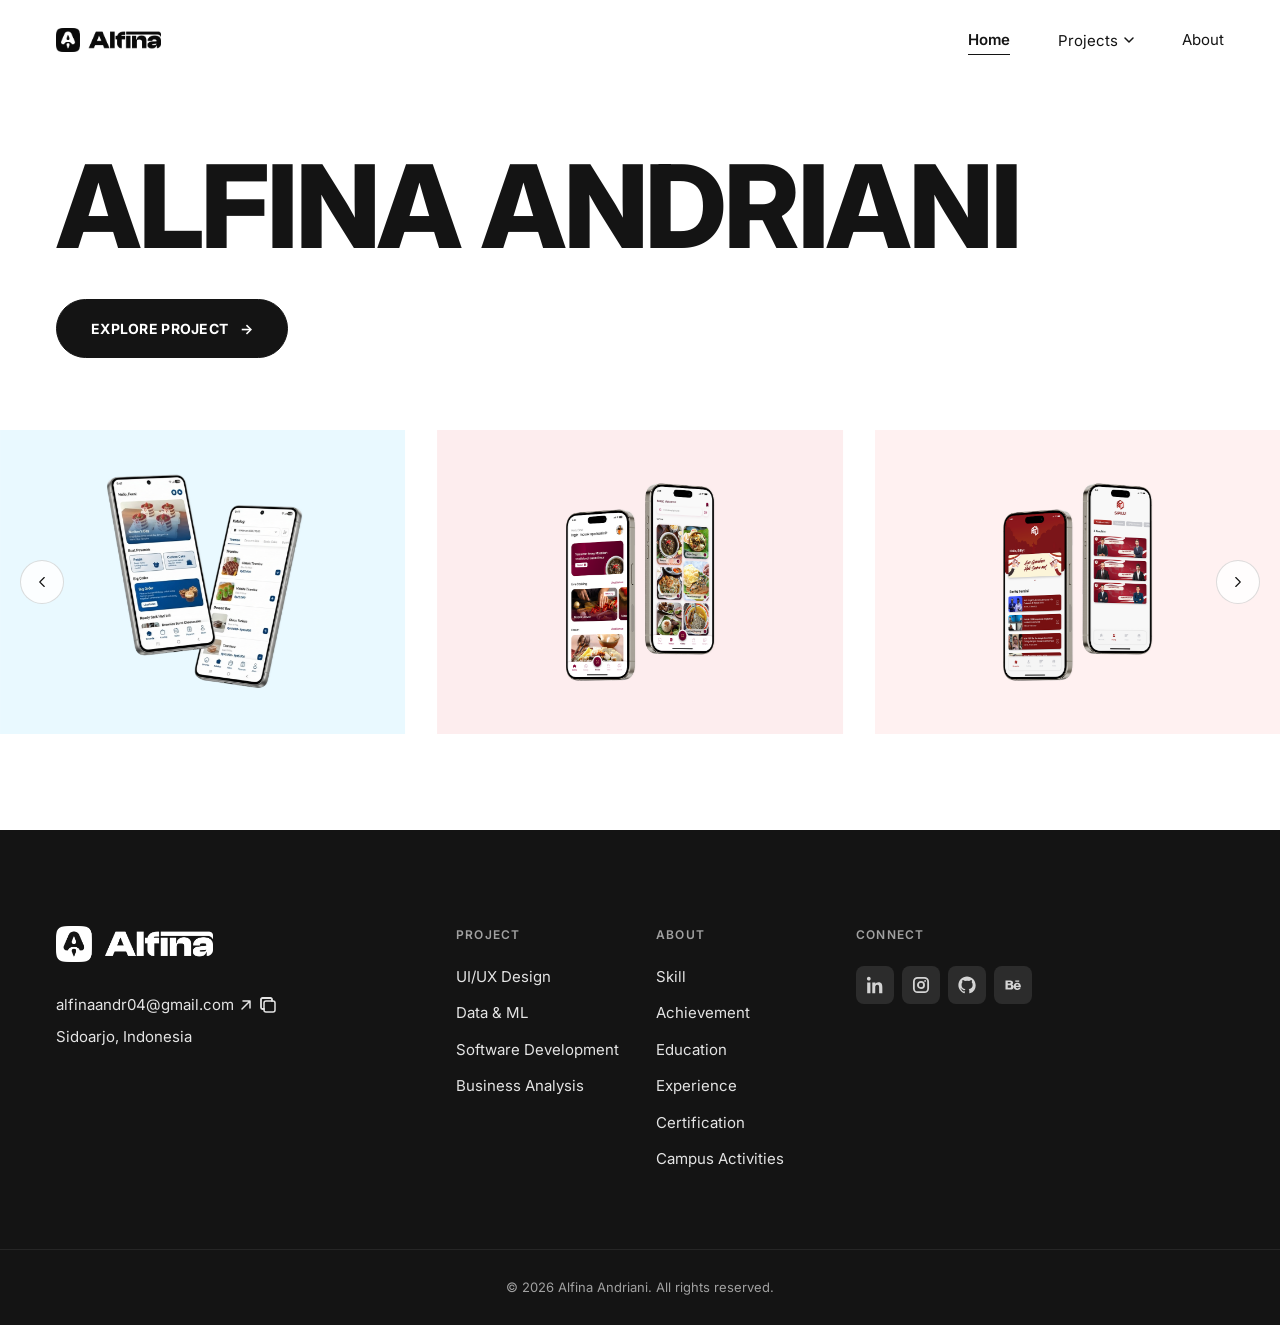
<file: index.html>
<!doctype html>
<html lang="en">
  <head>
    <meta charset="UTF-8" />
    <meta name="viewport" content="width=device-width, initial-scale=1.0" />
    <title>Alfina Andriani</title>
    <link rel="icon" type="image/png" href="images/favicon.png" />
    <meta
      name="description"
      content="Alfina Andriani — Business, Design & Digital Products portfolio."
    />
    <link rel="preconnect" href="https://fonts.googleapis.com" />
    <link rel="preconnect" href="https://fonts.gstatic.com" crossorigin />
    <link
      href="https://fonts.googleapis.com/css2?family=Inter:wght@400;500;600;700;800&display=swap"
      rel="stylesheet"
    />
    <link rel="stylesheet" href="css/global.css" />
    <link rel="stylesheet" href="css/header.css" />
    <link rel="stylesheet" href="css/footer.css" />
    <link rel="stylesheet" href="css/sidebar.css" />
    <link rel="stylesheet" href="css/components.css" />
    <link rel="stylesheet" href="css/responsive.css" />
  </head>
  <body>
    <header class="site-header" id="site-header"></header>

    <main>
      <section class="hero container">
        <h1 class="hero-title hero__title">ALFINA ANDRIANI</h1>
        <a href="projects.html?cat=uiux" class="btn btn--primary hero__cta">
          EXPLORE PROJECT <span class="btn__arrow">→</span>
        </a>
      </section>

      <section class="container" style="padding-bottom: 96px">
        <div class="carousel" id="home-carousel"></div>
      </section>
    </main>

    <footer class="site-footer" id="site-footer"></footer>

    <script src="js/data.js"></script>
    <script src="js/components.js"></script>
    <script src="js/navigation.js"></script>
    <script src="js/carousel.js"></script>
    <script src="js/interactions.js"></script>
    <script>
      renderHeader("home");
      renderFooter();
      initNav();

      const homeSlides = [
        {
          name: "Maroku",
          image: "images/projects/maroku.png",
          bg: "#DDEFFC",
          href: "project.html?id=uiux-maroku",
        },
        {
          name: "Warisan Rasa",
          image: "images/projects/warisan-rasa.png",
          bg: "#FBE1E6",
          href: "project.html?id=uiux-warisan-rasa",
        },
        {
          name: "SIPILU",
          image: "images/projects/sipilu.png",
          bg: "#FBE1E6",
          href: "project.html?id=uiux-sipilu",
        },
        {
          name: "BeCare",
          image: "images/projects/becare.png",
          bg: "#FBE1E6",
          href: "project.html?id=uiux-becare",
        },
        {
          name: "Teras Rayu",
          image: "images/projects/teras-rayu.png",
          bg: "#FBE1E6",
          href: "project.html?id=uiux-teras-rayu",
        },

        // {
        //   name: "Exbook Mobile Development",
        //   image: "images/projects/exbook.png",
        //   bg: "#FBF6D8",
        //   href: "project.html?id=softdev-exbook",
        // },
        // {
        //   name: "AdventureWorks",
        //   image: "images/projects/adventure-work.png",
        //   bg: "#EFEFEF",
        //   href: "project.html?id=dataml-dwo",
        // },
        // {
        //   name: "SKEGO",
        //   image: "images/projects/skego.png",
        //   bg: "#FBEEDD",
        //   href: "project.html?id=dataml-skego",
        // },
      ];
      initCarousel("home-carousel", homeSlides, { interval: 3000 });
      initRevealOnScroll(".hero, #home-carousel", {
        distance: "20px",
        duration: "400ms",
      });
    </script>
  </body>
</html>
</file>
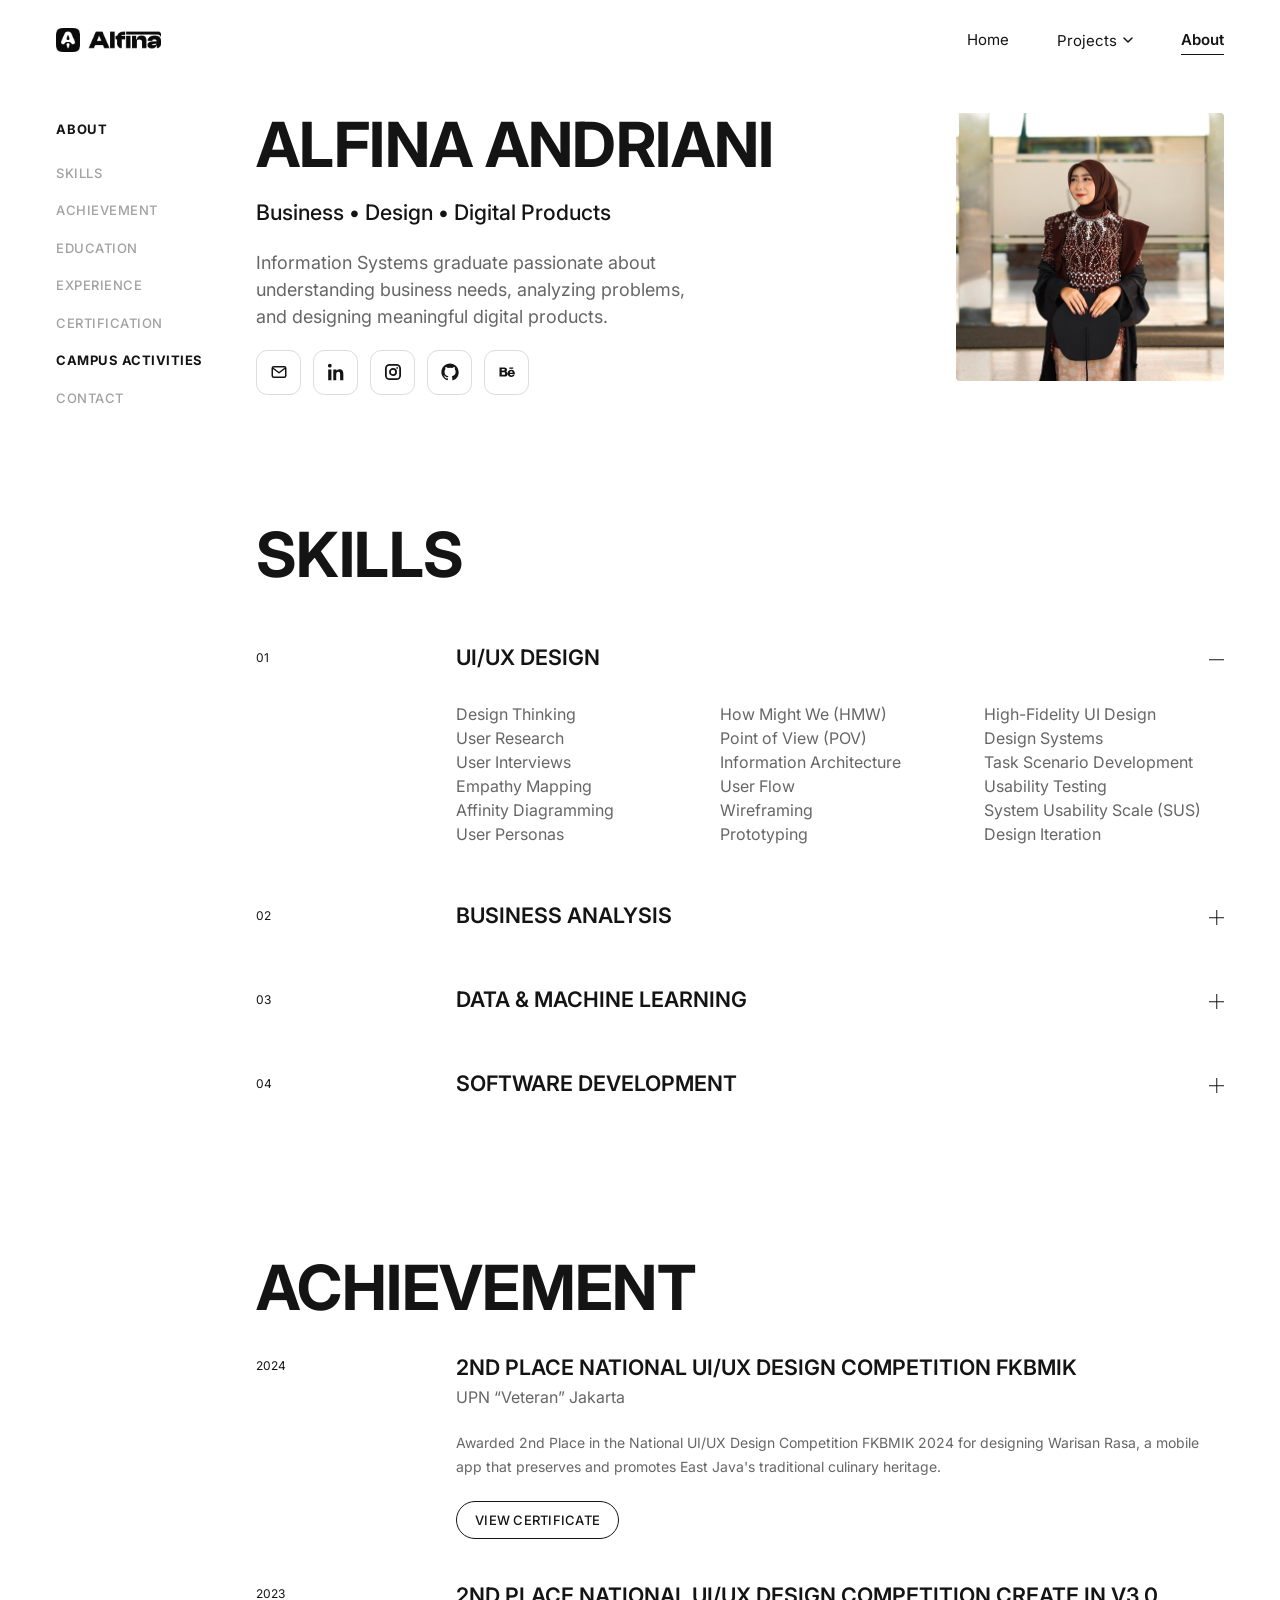
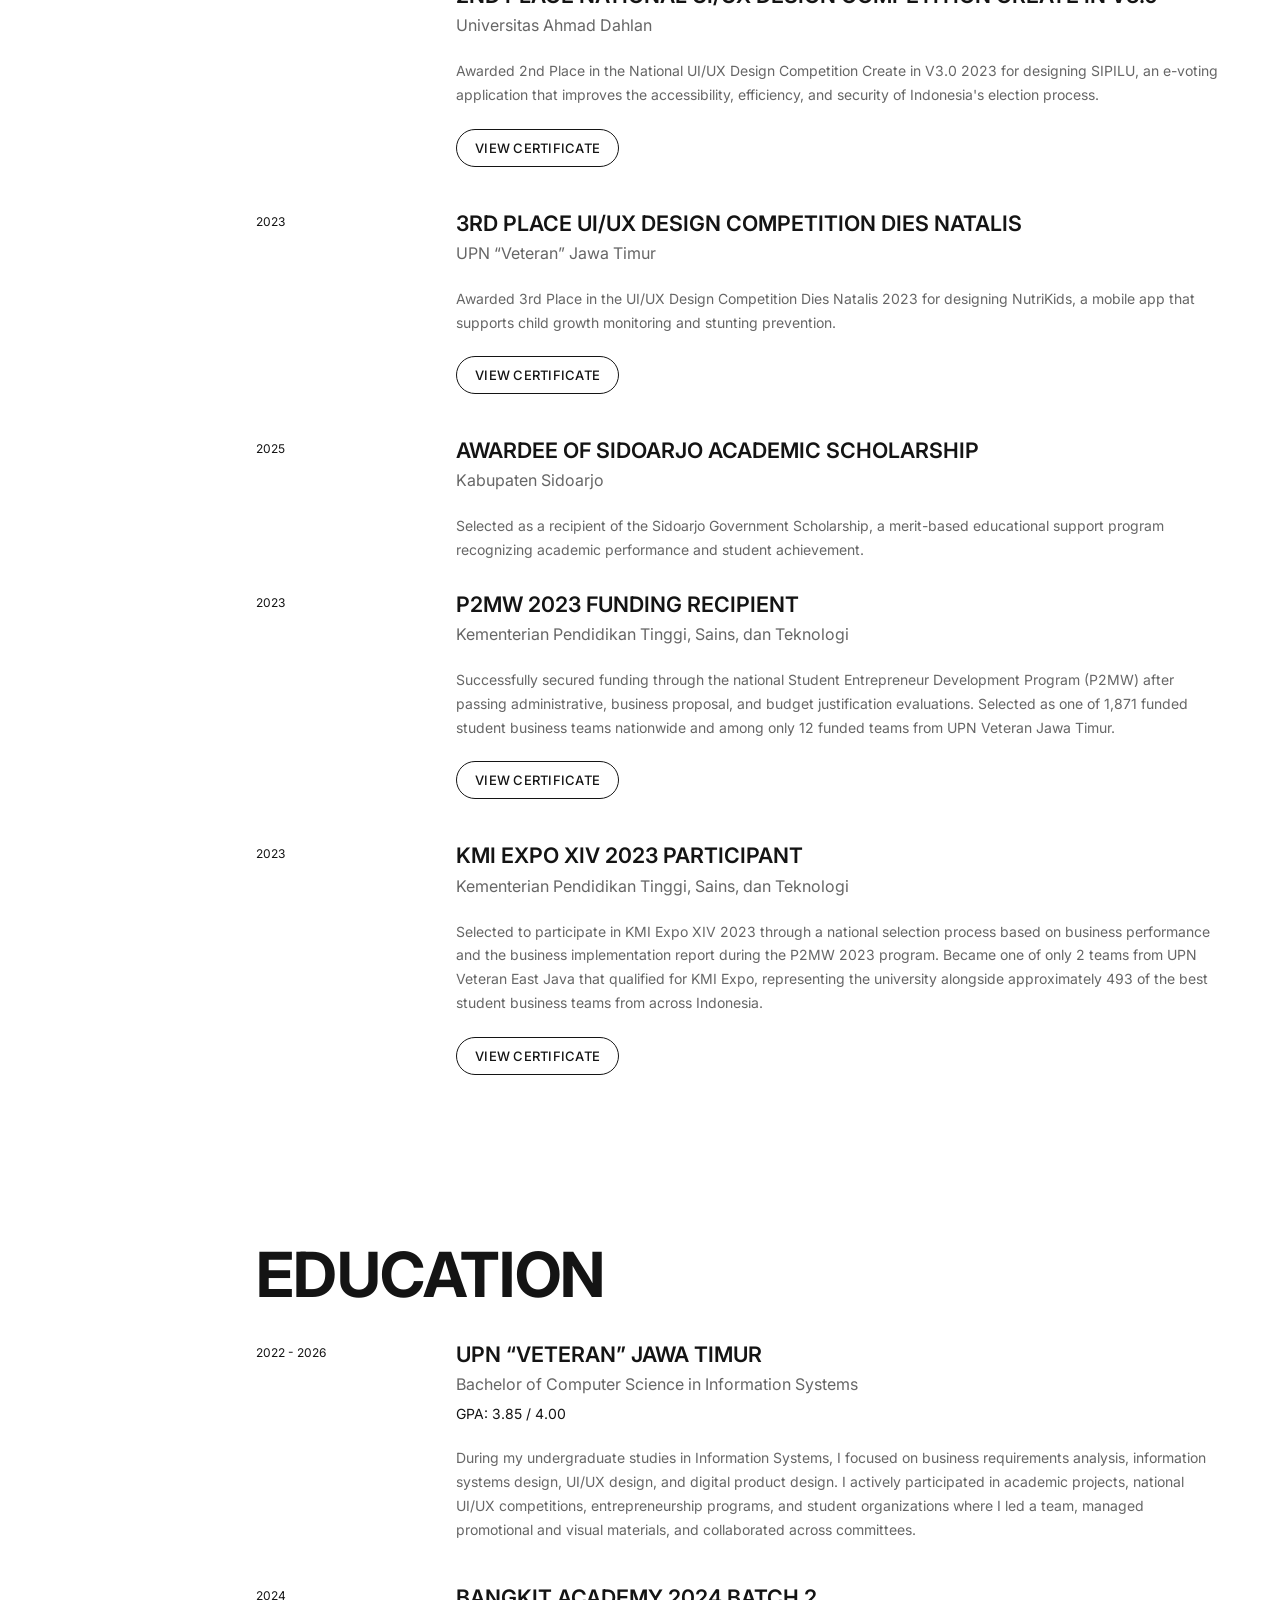
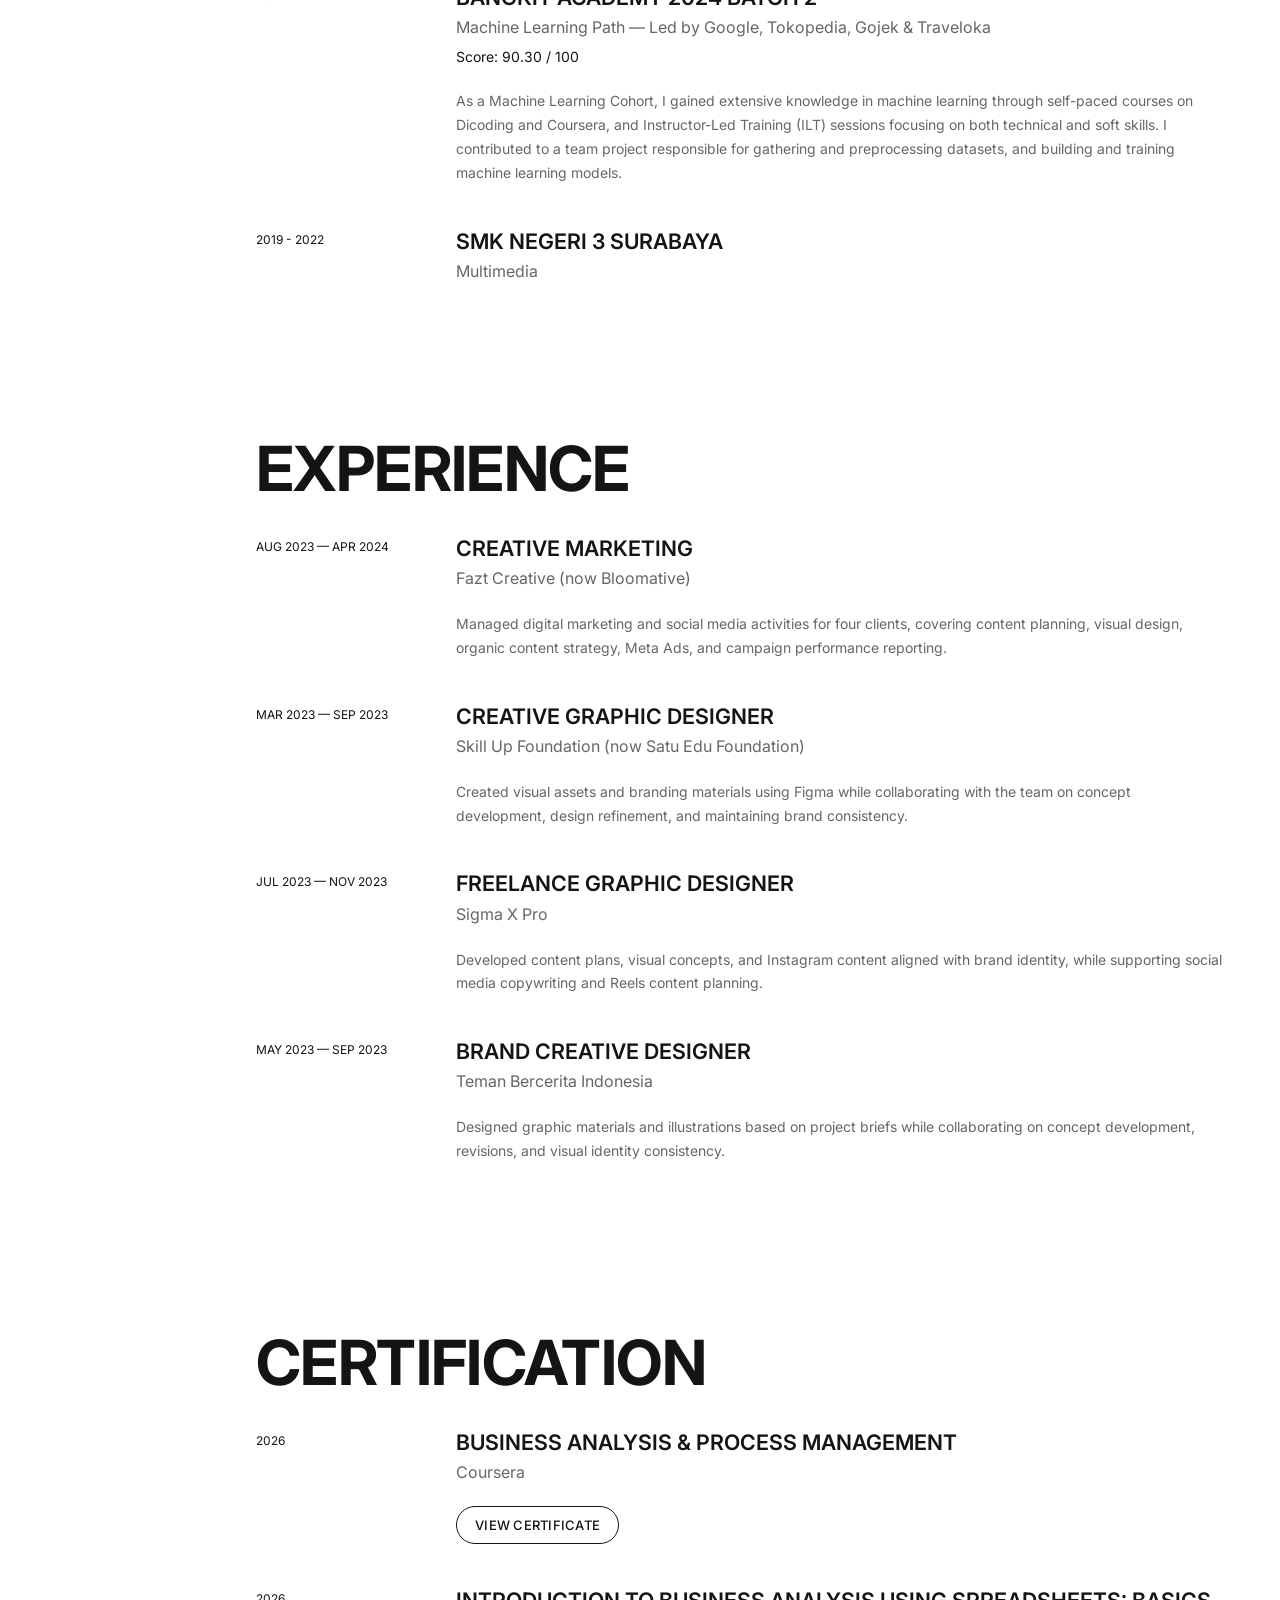
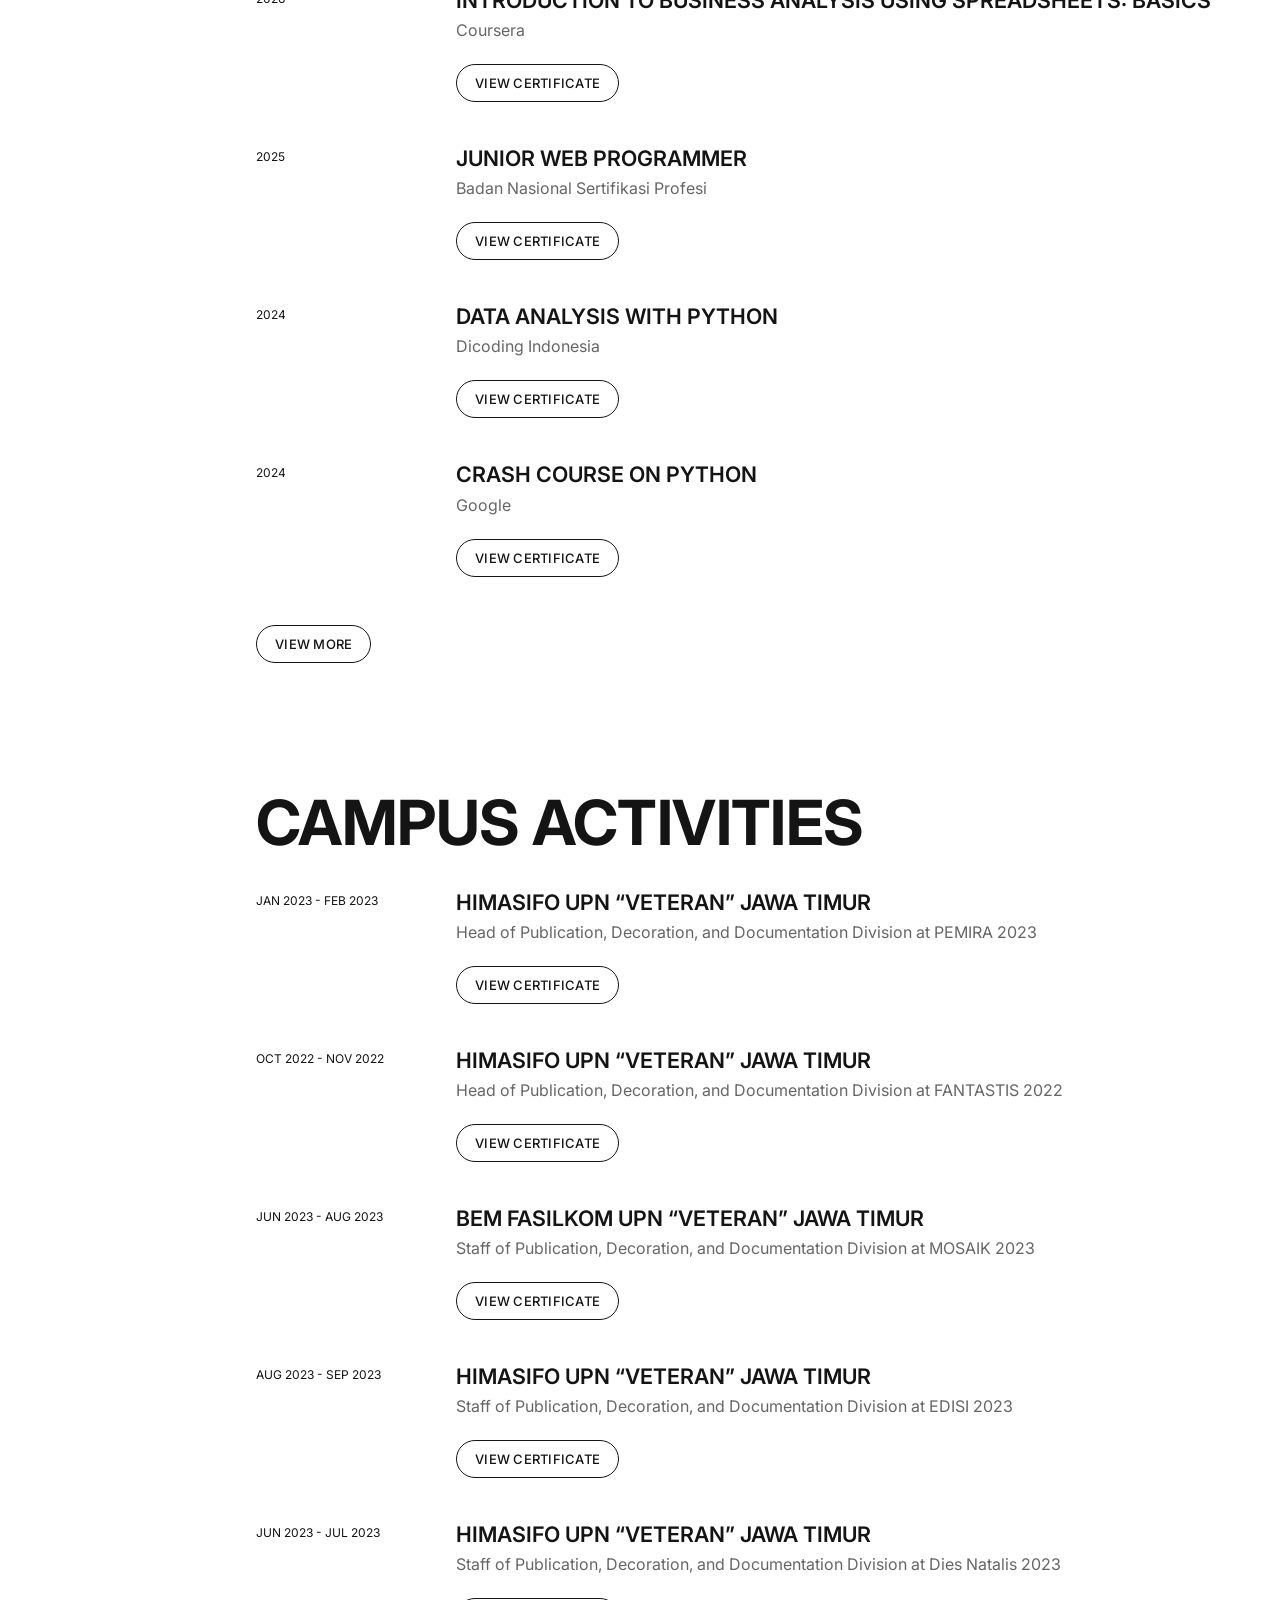
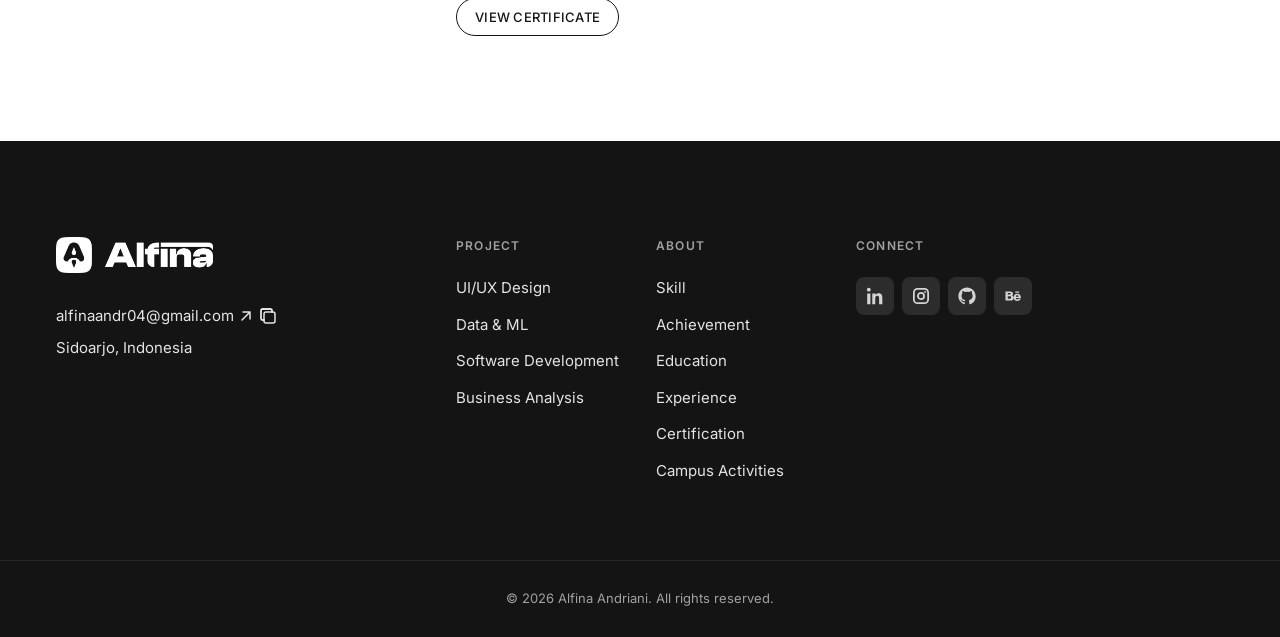
<file: about.html>
<!doctype html>
<html lang="en">
  <head>
    <meta charset="UTF-8" />
    <meta name="viewport" content="width=device-width, initial-scale=1.0" />
    <title>About — Alfina Andriani</title>
    <link rel="icon" type="image/png" href="images/favicon.png" />
    <link rel="preconnect" href="https://fonts.googleapis.com" />
    <link rel="preconnect" href="https://fonts.gstatic.com" crossorigin />
    <link
      href="https://fonts.googleapis.com/css2?family=Inter:wght@400;500;600;700;800&display=swap"
      rel="stylesheet"
    />
    <link rel="stylesheet" href="css/global.css" />
    <link rel="stylesheet" href="css/header.css" />
    <link rel="stylesheet" href="css/footer.css" />
    <link rel="stylesheet" href="css/sidebar.css" />
    <link rel="stylesheet" href="css/components.css" />
    <link rel="stylesheet" href="css/responsive.css" />
  </head>
  <body>
    <header class="site-header" id="site-header"></header>

    <main class="container">
      <div class="layout-with-sidebar">
        <aside class="page-sidebar" id="about-sidebar">
          <p class="page-sidebar__title">About</p>
          <nav class="page-sidebar__list">
            <a class="page-sidebar__link" href="#skills">Skills</a>
            <a class="page-sidebar__link" href="#achievement">Achievement</a>
            <a class="page-sidebar__link" href="#education">Education</a>
            <a class="page-sidebar__link" href="#experience">Experience</a>
            <a class="page-sidebar__link" href="#certification"
              >Certification</a
            >
            <a class="page-sidebar__link" href="#campus-activities">Campus Activities</a>
            <a class="page-sidebar__link" href="#contact">Contact</a>
          </nav>
        </aside>

        <div class="page-content">
          <div class="about-hero">
            <div>
              <h1 class="section-title">
                ALFINA ANDRIANI
              </h1>
              <p class="about-hero__tagline">
                Business • Design • Digital Products
              </p>
              <p class="about-hero__desc">
                Information Systems graduate passionate about understanding
                business needs, analyzing problems, and designing meaningful
                digital products.
              </p>
              <div class="about-social">
                <a href="mailto:alfinaandr04@gmail.com" aria-label="Email">✉</a>
                <a
                  href="https://linkedin.com/in/alfinaandriani04"
                  aria-label="LinkedIn"
                  target="_blank"
                  rel="noopener"
                  >in</a
                >
                <a
                  href="https://instagram.com/alfinaandriani_/"
                  aria-label="Instagram"
                  target="_blank"
                  rel="noopener"
                  >◎</a
                >
                <a
                  href="https://github.com/alfinaandriani/"
                  aria-label="GitHub"
                  target="_blank"
                  rel="noopener"
                  >gh</a
                >
                <a
                  href="https://behance.net/alfinaandriani04"
                  aria-label="Behance"
                  target="_blank"
                  rel="noopener"
                  >Bé</a
                >
              </div>
            </div>
            <div class="about-hero__photo">
              <img src="images/profile.png" alt="Portrait of Alfina Andriani" />
            </div>
          </div>

          <!-- SKILLS -->
          <section id="skills" class="section--tight">
            <h2 class="section-title" style="margin-bottom: 32px">SKILLS</h2>
            <div id="skills-accordion"></div>
          </section>

          <!-- ACHIEVEMENT -->
          <section id="achievement" class="section--tight">
            <h2 class="section-title" style="margin-bottom: 32px">
              ACHIEVEMENT
            </h2>
            <div id="achievement-list"></div>
          </section>

          <!-- EDUCATION -->
          <section id="education" class="section--tight">
            <h2 class="section-title" style="margin-bottom: 32px">EDUCATION</h2>
            <div id="education-list"></div>
          </section>

          <!-- EXPERIENCE -->
          <section id="experience" class="section--tight">
            <h2 class="section-title" style="margin-bottom: 32px">
              EXPERIENCE
            </h2>
            <div id="experience-list"></div>
          </section>

          <!-- CERTIFICATION -->
          <section id="certification" class="section--tight">
            <h2 class="section-title" style="margin-bottom: 32px">
              CERTIFICATION
            </h2>
            <div id="certification-list"></div>
          </section>

          <!-- CAMPUS ACTIVITIES -->
          <section id="campus-activities" class="section--tight">
            <h2 class="section-title" style="margin-bottom: 32px">
              CAMPUS ACTIVITIES
            </h2>
            <div id="campus-activities-list"></div>
          </section>

          <div id="contact" style="height: 1px"></div>
        </div>
      </div>
    </main>

    <footer class="site-footer" id="site-footer"></footer>

    <script src="js/data.js"></script>
    <script src="js/components.js"></script>
    <script src="js/navigation.js"></script>
    <script src="js/interactions.js"></script>
    <script src="js/about.js"></script>
    <script>
      renderHeader("about");
      renderFooter();
      initNav();
      renderAboutPage();
    </script>
  </body>
</html>
</file>
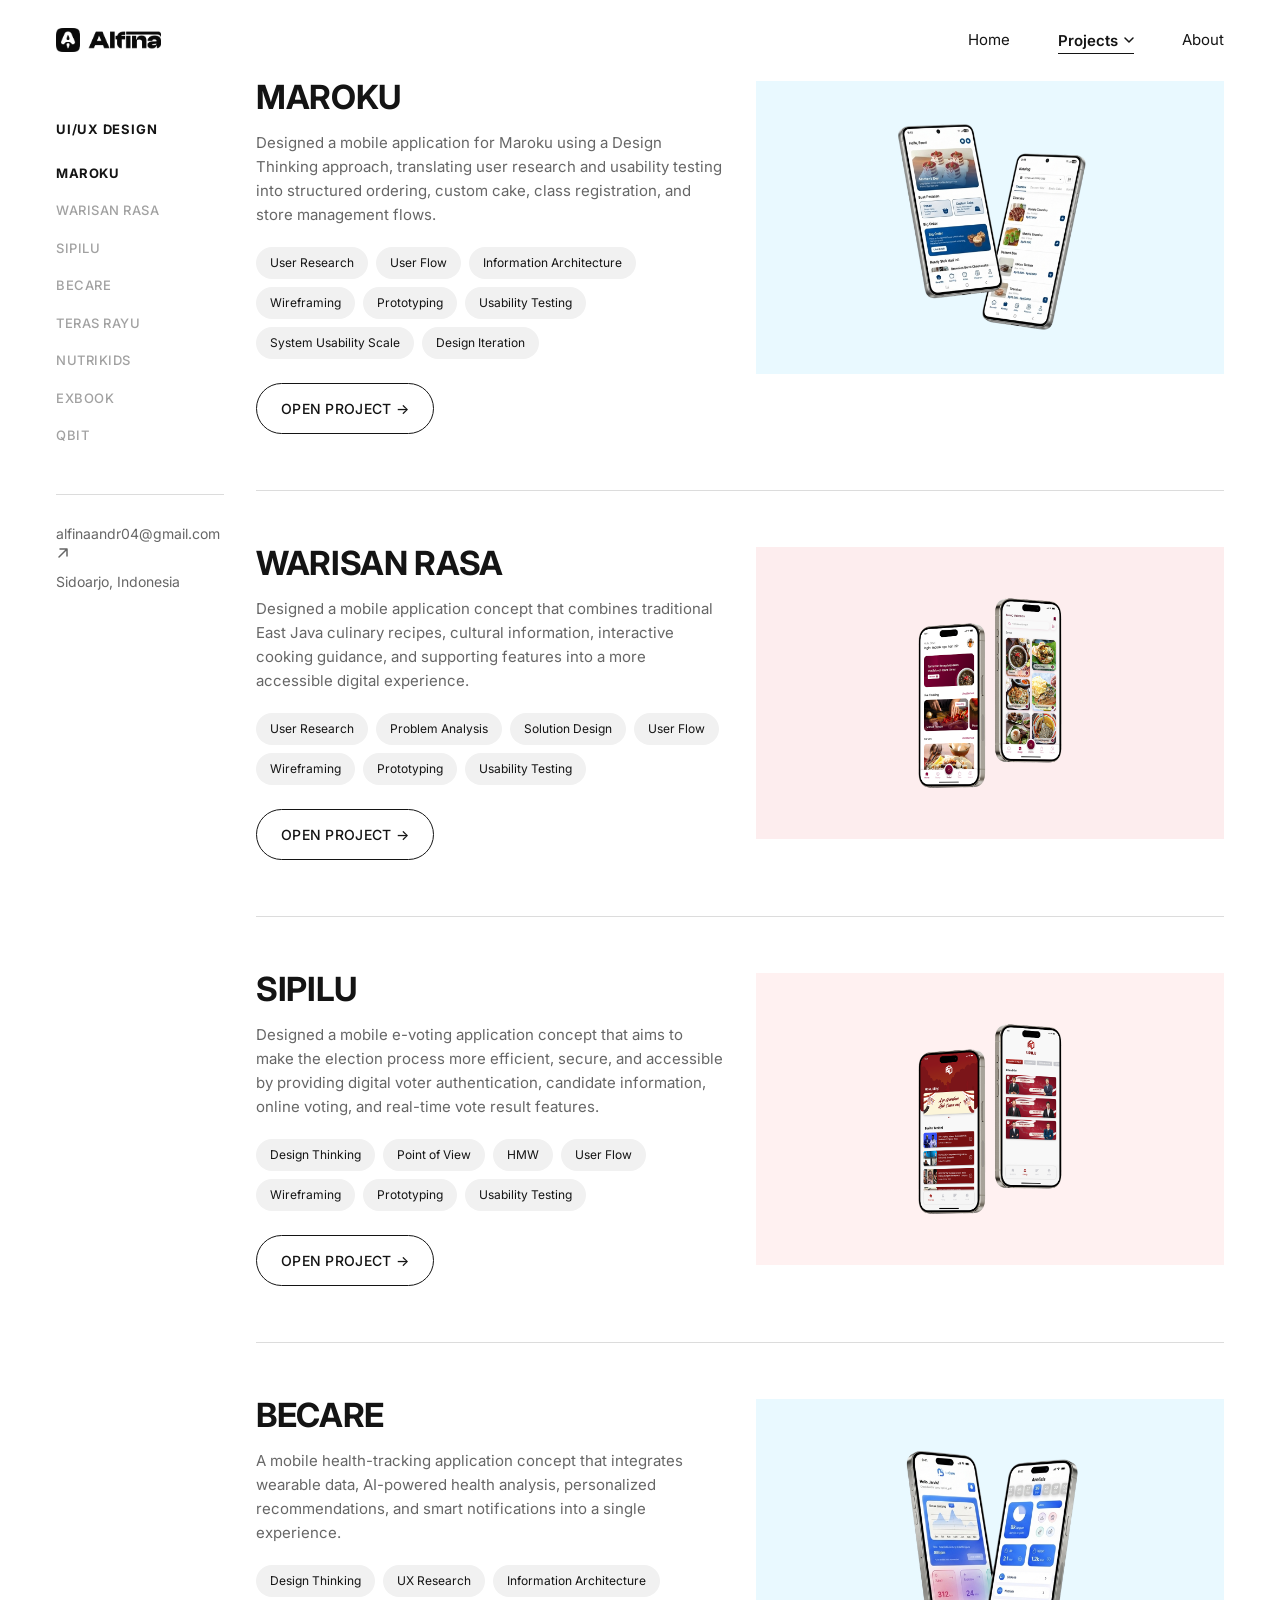
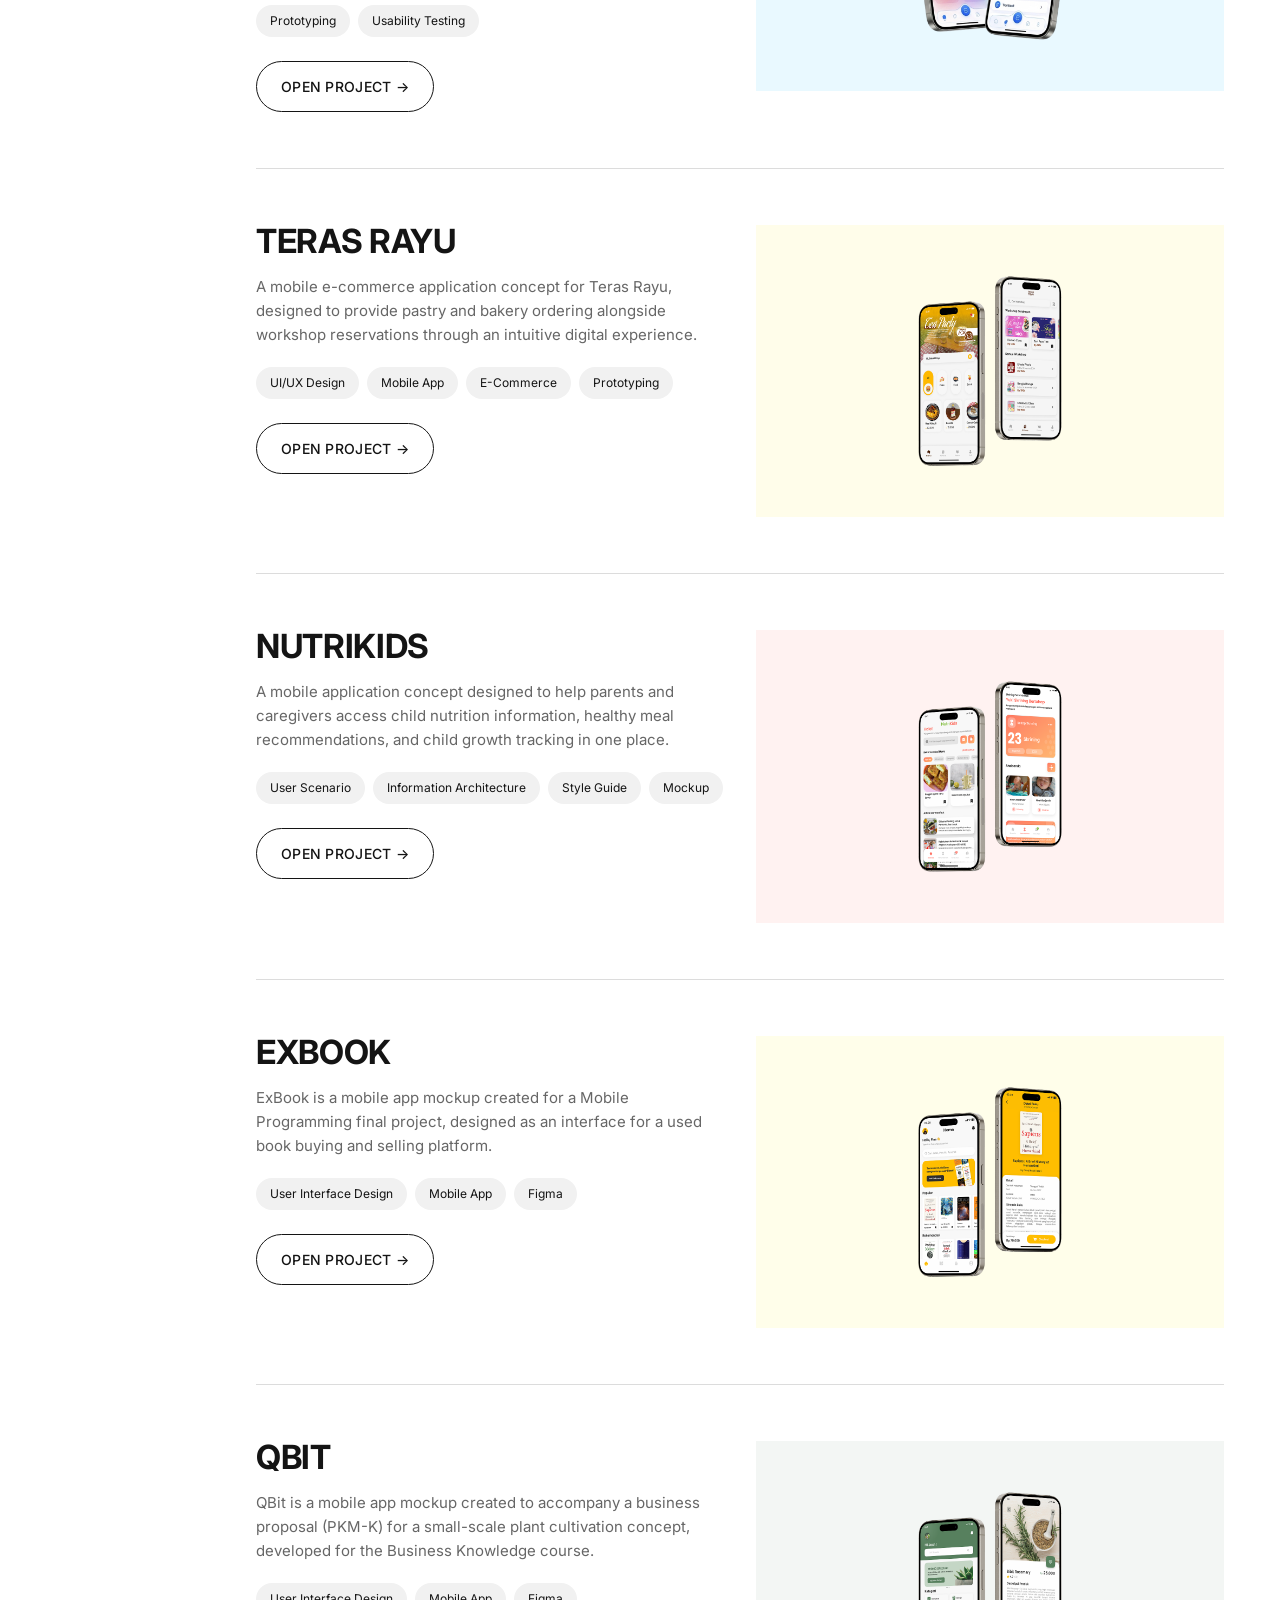
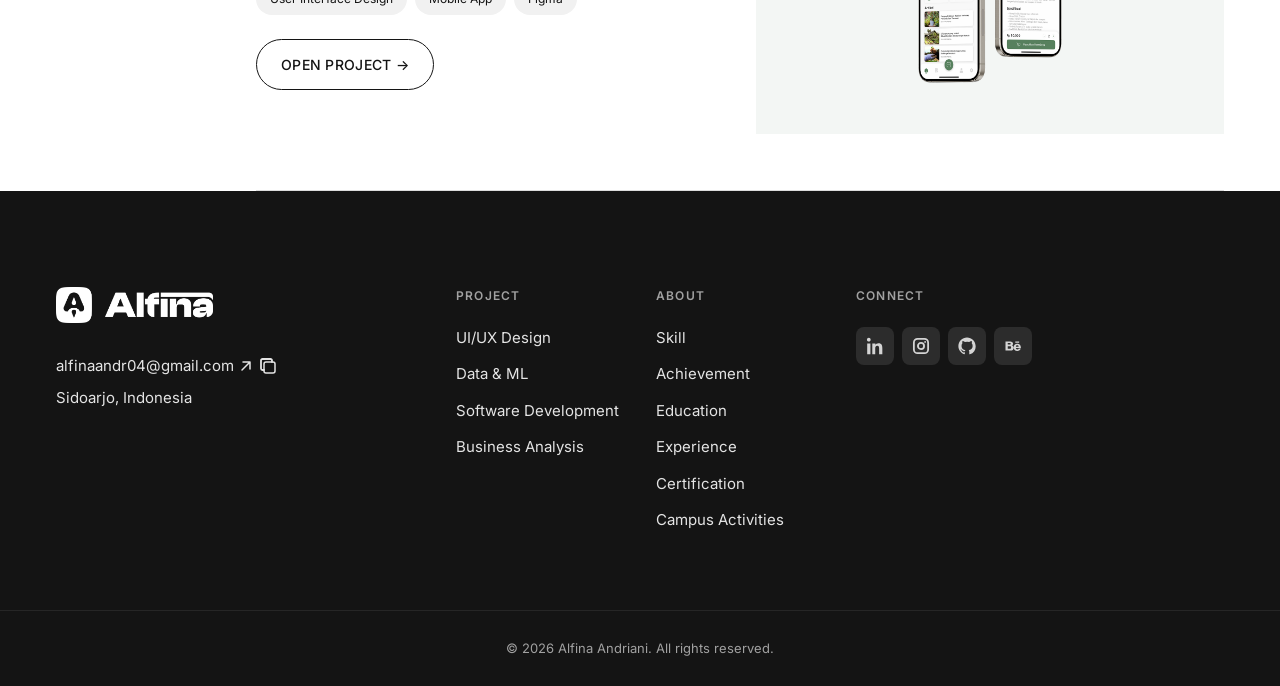
<file: projects.html>
<!doctype html>
<html lang="en">
  <head>
    <meta charset="UTF-8" />
    <meta name="viewport" content="width=device-width, initial-scale=1.0" />
    <title>Projects — Alfina Andriani</title>
    <link rel="icon" type="image/png" href="images/favicon.png" />
    <link rel="preconnect" href="https://fonts.googleapis.com" />
    <link rel="preconnect" href="https://fonts.gstatic.com" crossorigin />
    <link
      href="https://fonts.googleapis.com/css2?family=Inter:wght@400;500;600;700;800&display=swap"
      rel="stylesheet"
    />
    <link rel="stylesheet" href="css/global.css" />
    <link rel="stylesheet" href="css/header.css" />
    <link rel="stylesheet" href="css/footer.css" />
    <link rel="stylesheet" href="css/sidebar.css" />
    <link rel="stylesheet" href="css/components.css" />
    <link rel="stylesheet" href="css/responsive.css" />
  </head>
  <body>
    <header class="site-header" id="site-header"></header>

    <main class="container">
      <div class="layout-with-sidebar" id="project-list-layout"></div>
    </main>

    <footer class="site-footer" id="site-footer"></footer>

    <script src="js/data.js"></script>
    <script src="js/components.js"></script>
    <script src="js/navigation.js"></script>
    <script src="js/interactions.js"></script>
    <script src="js/project-list.js"></script>
    <script>
      renderHeader("projects");
      renderFooter();
      initNav();
      renderProjectList();
    </script>
  </body>
</html>
</file>
<file: css/global.css>
:root {
  /* Colors */
  --color-white: #ffffff;
  --color-chip-bg: #f1f1f1;
  --color-dark: #141414;
  /* Black with opacity */
  --color-text-muted: rgb(20 20 20 / 65%);
  --color-text-faint: rgb(20 20 20 / 40%);
  --color-border: rgb(20 20 20 / 15%);
  /* White with opacity */
  --color-footer-text-muted: rgb(255 255 255 / 60%);

  /* Grid */
  --grid-margin: 80px;
  --grid-gutter: 32px;
  --grid-columns: 12;
  --max-width: 1440px;

  /* Type */
  --font-main: "Inter", sans-serif;

  /* Motion */
  --ease: cubic-bezier(0.4, 0, 0.2, 1);
  --transition-fast: 160ms var(--ease);
  --transition-medium: 280ms var(--ease);
  --reveal-ease: cubic-bezier(0.22, 1, 0.36, 1);
}

* {
  box-sizing: border-box;
  margin: 0;
  padding: 0;
}

html {
  -webkit-text-size-adjust: 100%;
  scroll-behavior: smooth;
}

@media (prefers-reduced-motion: reduce) {
  html {
    scroll-behavior: auto;
  }
  *,
  *::before,
  *::after {
    animation-duration: 0.01ms !important;
    animation-iteration-count: 1 !important;
    transition-duration: 0.01ms !important;
    scroll-behavior: auto !important;
  }
}

body {
  font-family: var(--font-main);
  color: var(--color-dark);
  background: var(--color-white);
  font-weight: 400;
  line-height: 1.5;
  overflow-x: hidden;
  -webkit-font-smoothing: antialiased;
}

img {
  max-width: 100%;
  display: block;
}

a {
  color: inherit;
  text-decoration: none;
}

button {
  font-family: inherit;
  cursor: pointer;
  background: none;
  border: none;
  color: inherit;
}

ul {
  list-style: none;
}

:focus-visible {
  outline: 2px solid var(--color-dark);
  outline-offset: 3px;
}

/* ==========================================================================
   Grid system — 1440px reference, 80px margin, 12 col, 24px gutter
   ========================================================================== */

.container {
  width: 100%;
  max-width: var(--max-width);
  margin: 0 auto;
  padding: 0 var(--grid-margin);
}

.grid {
  display: grid;
  grid-template-columns: repeat(var(--grid-columns), 1fr);
  gap: var(--grid-gutter);
}

/* ==========================================================================
   Typography
   ========================================================================== */

h1,
h2,
h3,
h4,
h5 {
  font-weight: 800;
  letter-spacing: -0.01em;
  line-height: 1.02;
  color: var(--color-dark);
  font-size: clamp(2.25rem, 4.5vw, 3.5rem);
}

.eyebrow {
  font-size: 13px;
  font-weight: 600;
  letter-spacing: 0.08em;
  text-transform: uppercase;
  color: var(--color-text-faint);
}

.hero-title {
  font-size: clamp(3rem, 9vw, 7.5rem);
  font-weight: 800;
  letter-spacing: -0.02em;
  line-height: 0.92;
  text-transform: uppercase;
}

.section-title {
  font-size: clamp(36px, 4.86vw, 64px);
  font-weight: 700;
  text-transform: uppercase;
  letter-spacing: -0.01em;
}

.body-text {
  font-size: 16px;
  line-height: 1.6;
  color: var(--color-text-muted);
}

/* ==========================================================================
   Buttons
   ========================================================================== */

.btn {
  display: inline-flex;
  align-items: center;
  gap: 8px;
  font-size: 14px;
  font-weight: 500;
  letter-spacing: 0.02em;
  padding: 14px 24px;
  border-radius: 100px;
  border: 1px solid var(--color-dark);
  color: var(--color-dark);
  background: transparent;
  transition:
    background var(--transition-fast),
    color var(--transition-fast),
    transform var(--transition-fast);
  white-space: nowrap;
}

.btn:hover {
  background: var(--color-dark);
  color: #fff;
}

.btn svg {
  transition: transform var(--transition-fast);
}
.btn:hover svg {
  transform: translateX(2px);
}

.btn--primary {
  background: var(--color-dark);
  color: #fff;
  border-color: var(--color-dark);
  text-transform: uppercase;
  font-weight: 700;
  padding: 18px 34px;
}

.btn__arrow {
  display: inline-block;
  margin-left: 4px;
  transition: transform 0.25s ease;
}

.btn--primary:hover .btn__arrow {
  transform: translateX(6px);
}

.btn--small {
  padding: 10px 18px;
  font-size: 13px;
  text-transform: uppercase;
}

/* Utility */
.visually-hidden {
  position: absolute;
  width: 1px;
  height: 1px;
  overflow: hidden;
  clip: rect(0 0 0 0);
  white-space: nowrap;
}

main {
  display: block;
}

/* Scroll reveal states are opt-in so the page remains usable without JS. */
.reveal {
  opacity: 0;
  transform: translateY(var(--reveal-distance, 20px));
  transition:
    opacity var(--reveal-duration, 400ms) var(--reveal-ease),
    transform var(--reveal-duration, 400ms) var(--reveal-ease);
  transition-delay: var(--reveal-delay, 0ms);
}

.reveal.is-visible {
  opacity: 1;
  transform: translateY(0);
}

@media (prefers-reduced-motion: reduce) {
  .reveal,
  .reveal.is-visible {
    opacity: 1;
    transform: none;
    transition: none;
    transition-delay: 0ms;
  }
}
</file>
<file: css/header.css>
/* ==========================================================================
   Header / Navbar
   ========================================================================== */

.site-header {
  position: sticky;
  top: 0;
  z-index: 100;
  background: rgba(255, 255, 255, 0.92);
  backdrop-filter: blur(8px);
  border-bottom: 1px solid transparent;
  transition: border-color var(--transition-fast);
}

.site-header.is-scrolled {
  border-bottom-color: var(--color-border);
}

.site-header__inner {
  display: flex;
  align-items: center;
  justify-content: space-between;
  padding-top: 28px;
  padding-bottom: 28px;
  height: 80px;
}

.site-header__logo {
  height: 100%;
  display: flex;
  align-items: center;
}

.site-header__logo img {
  max-height: 100%;
  width: auto;
  display: block;
  object-fit: contain;
}

.site-header__nav {
  display: flex;
  align-items: center;
  gap: 48px;
}

.site-header__link {
  font-size: 15px;
  font-weight: 400;
  color: var(--color-dark);
  position: relative;
  padding: 4px 0;
}

.site-header__link::after {
  content: "";
  position: absolute;
  left: 0;
  right: 100%;
  bottom: 0;
  height: 1px;
  background: var(--color-dark);
  transition: right var(--transition-medium);
}

.site-header__link:hover::after,
.site-header__link.is-active::after {
  right: 0;
}

.site-header__link.is-active {
  font-weight: 600;
}

/* Projects dropdown */
.nav-dropdown {
  position: relative;
}

.nav-dropdown__trigger {
  display: inline-flex;
  align-items: center;
  gap: 6px;
  font-size: 15px;
  color: var(--color-dark);
}

.nav-dropdown__trigger svg {
  transition: transform var(--transition-fast);
}

.nav-dropdown.is-open .nav-dropdown__trigger svg {
  transform: rotate(180deg);
}

.nav-dropdown__menu {
  position: absolute;
  top: calc(100% + 16px);
  left: 50%;
  transform: translateX(-50%) translateY(-6px);
  background: #fff;
  border: 1px solid var(--color-border);
  border-radius: 12px;
  padding: 10px;
  min-width: 220px;
  box-shadow: 0 12px 32px rgba(0, 0, 0, 0.08);
  opacity: 0;
  visibility: hidden;
  transition:
    opacity var(--transition-fast),
    transform var(--transition-fast),
    visibility var(--transition-fast);
}

.nav-dropdown.is-open .nav-dropdown__menu,
.nav-dropdown:hover .nav-dropdown__menu {
  opacity: 1;
  visibility: visible;
  transform: translateX(-50%) translateY(0);
}

.nav-dropdown.is-open .nav-dropdown__trigger svg,
.nav-dropdown:hover .nav-dropdown__trigger svg {
  transform: rotate(180deg);
}

.nav-dropdown__item {
  display: block;
  padding: 10px 14px;
  font-size: 14px;
  border-radius: 8px;
  color: var(--color-dark);
  transition: background var(--transition-fast);
}

.nav-dropdown__item:hover {
  background: var(--color-chip-bg);
}

/* Mobile */
.site-header__burger {
  display: none;
  flex-direction: column;
  justify-content: center;
  gap: 5px;
  width: 20px;
  height: 32px;
}

.site-header__burger span {
  display: block;
  height: 1.5px;
  width: 100%;
  background: var(--color-dark);
  transition:
    transform var(--transition-medium),
    opacity var(--transition-medium);
}

.site-header__burger.is-open span:nth-child(1) {
  transform: translateY(6.5px) rotate(45deg);
}
.site-header__burger.is-open span:nth-child(2) {
  opacity: 0;
}
.site-header__burger.is-open span:nth-child(3) {
  transform: translateY(-6.5px) rotate(-45deg);
}

.mobile-nav {
  display: none;
  position: fixed;
  left: 0;
  right: 0;
  top: 10px;
  background: rgba(255, 255, 255, 0.92);
  backdrop-filter: blur(8px);
  z-index: 99;
  padding: 80px var(--grid-margin) 40px;
  max-height: calc(100vh - 80px);
  overflow-y: auto;
  transform: translateY(-100%);
  transition: transform var(--transition-medium);
}

.mobile-nav.is-open {
  transform: translateY(0);
}

.mobile-nav__list {
  display: flex;
  flex-direction: column;
  gap: 8px;
}

.mobile-nav__link {
  font-size: clamp(16px, 3.5vw, 22px);
  font-weight: 700;
  text-transform: uppercase;
  padding: 12px 0;
}

.mobile-nav__sublist {
  display: flex;
  flex-direction: column;
  padding-left: 16px;
  max-height: 0;
  overflow: hidden;
  transition: max-height var(--transition-medium);
}

.mobile-nav__sub.is-open .mobile-nav__sublist {
  max-height: 600px;
}

.mobile-nav__sub.is-open .mobile-nav__link svg {
  transform: rotate(180deg);
}

.mobile-nav__sublink {
  font-size: clamp(14px, 3vw, 16px);
  color: var(--color-text-muted);
  padding: 10px 0;
}
</file>
<file: css/footer.css>
/* ==========================================================================
   Footer
   ========================================================================== */

.site-footer {
  background: var(--color-dark);
  color: var(--color-white);
  padding-top: 96px;
}

.site-footer__inner {
  display: grid;
  grid-template-columns: repeat(12, 1fr);
  gap: var(--grid-gutter);
  padding-bottom: 64px;
}

.site-footer__brand {
  grid-column: span 4;
}

.site-footer__logo {
  display: flex;
  align-items: center;
  gap: 10px;
  font-size: 20px;
  font-weight: 800;
  margin-bottom: 28px;
  height: 36px;
  width: auto;
  display: block;
  object-fit: contain;
}

.site-footer__logo img {
  max-height: 100%;
  width: auto;
  display: block;
  object-fit: contain;
}

.site-footer__logo-badge {
  width: 32px;
  height: 32px;
  border-radius: 9px;
  background: #fff;
  color: #111;
  display: flex;
  align-items: center;
  justify-content: center;
  font-weight: 800;
}

.site-footer__contact {
  display: flex;
  flex-direction: column;
  gap: 6px;
}

.site-footer__contact a,
.site-footer__contact p {
  font-size: 15px;
  color: #e4e4e4;
  margin-bottom: 0;
  display: inline-flex;
  align-items: center;
  gap: 6px;
}

.site-footer__contact a:hover {
  text-decoration: underline;
}

.site-footer__col {
  grid-column: span 2;
}

.site-footer__col:last-child {
  grid-column: span 2;
}

.site-footer__col-title {
  font-size: 12px;
  font-weight: 600;
  letter-spacing: 0.1em;
  text-transform: uppercase;
  color: var(--color-footer-text-muted);
  margin-bottom: 22px;
}

.site-footer__col a,
.site-footer__col span {
  display: block;
  font-size: 15px;
  color: #e4e4e4;
  margin-bottom: 14px;
  transition: color var(--transition-fast);
}

.site-footer__col a:hover {
  color: #fff;
}

.site-footer__social {
  display: flex;
  align-items: center;
  gap: 8px;
}

.site-footer__social > a {
  width: 38px;
  height: 38px;

  display: flex;
  align-items: center;
  justify-content: center;

  background: rgba(255, 255, 255, 0.1);
  border-radius: 8px;

  color: rgba(255, 255, 255, 0.8);

  flex-shrink: 0;

  transition:
    background 0.2s ease,
    color 0.2s ease,
    transform 0.2s ease;
}

.site-footer__social > a svg {
  width: 18px;
  height: 100%;
  display: block;
}

.site-footer__social > a:hover {
  background: rgba(255, 255, 255, 0.16);
  color: rgba(255, 255, 255, 1);
  transform: translateY(-2px);
}

.site-footer__bottom {
  border-top: 1px solid #262626;
  padding: 28px 0;
  text-align: center;
}

.site-footer__bottom p {
  font-size: 13px;
  color: var(--color-footer-text-muted);
}

.site-footer__email {
  display: flex;
  align-items: center;
  gap: 8px;
}

.site-footer__email > a {
  display: inline-flex;
  align-items: center;
  gap: 5px;
}

.email-copy-btn {
  display: inline-flex;
  align-items: center;
  justify-content: center;
  width: 30px;
  height: 30px;
  padding: 0;
  border: 0;
  background: transparent;
  color: #e4e4e4;
  cursor: pointer;
  margin-left: -8px;
}

.email-copy-btn svg {
  width: 24px;
  height: 24px;
  display: block;
}

.email-copy-btn:hover {
  color: rgba(255, 255, 255, 1);
  transform: translateY(-1px);
}

.email-copy-btn.copied {
  color: rgba(255, 255, 255, 1);
}

.copy-notification {
  position: fixed;
  left: 80px;
  bottom: 80px;

  display: flex;
  align-items: center;
  gap: 8px;

  padding: 11px 16px;

  background: #262434;
  color: rgba(255, 255, 255, 0.9);

  border: 1px solid rgba(255, 255, 255, 0.1);
  border-radius: 8px;

  font-size: 13px;
  font-weight: 500;

  box-shadow: 0 8px 30px rgba(0, 0, 0, 0.2);

  opacity: 0;
  transform: translateY(10px);

  pointer-events: none;
  z-index: 9999;

  transition:
    opacity 0.25s ease,
    transform 0.25s ease;
}

.copy-notification.show {
  opacity: 1;
  transform: translateY(0);
}

.copy-notification svg {
  flex-shrink: 0;
}
</file>
<file: css/sidebar.css>
/* ==========================================================================
   Sidebar — used on project-list pages and project-detail pages
   Sticky while scrolling, stops before the footer.
   ========================================================================== */

.layout-with-sidebar {
  display: grid;
  grid-template-columns: repeat(12, 1fr);
  gap: var(--grid-gutter);
  align-items: start;
}

.page-sidebar {
  grid-column: 1 / 3;
  position: sticky;
  top: 120px;
  align-self: start;
}

.page-sidebar__back {
  display: inline-flex;
  align-items: center;
  gap: 8px;
  font-size: 14px;
  font-weight: 700;
  letter-spacing: 0.04em;
  text-transform: uppercase;
  margin-bottom: 32px;
  color: var(--project-color, var(--color-dark));
  transition: gap var(--transition-fast);
}

.page-sidebar__back:hover {
  gap: 12px;
}

.page-sidebar__title {
  font-size: 13px;
  font-weight: 700;
  letter-spacing: 0.06em;
  text-transform: uppercase;
  margin-bottom: 24px;
  color: var(--project-color, var(--color-dark));
}

.page-sidebar__list {
  display: flex;
  flex-direction: column;
  gap: 18px;
}

.page-sidebar__link {
  font-size: 13px;
  font-weight: 500;
  letter-spacing: 0.04em;
  text-transform: uppercase;
  color: var(--color-text-faint);
  /* opacity: 0.5; */
  transition: opacity var(--transition-fast);
  text-align: left;
}

.page-sidebar__link:hover {
  color: var(--color-dark);
}

.page-sidebar__link.is-active {
  color: var(--color-dark);
  font-weight: 700;
}

#detail-layout .page-sidebar__link {
  font-size: 13px;
  font-weight: 500;
  letter-spacing: 0.04em;
  text-transform: uppercase;
  color: var(--project-color, var(--color-text-faint));
  opacity: 0.5;
  transition:
    opacity var(--transition-fast),
    color var(--transition-fast);
  text-align: left;
}
#detail-layout .page-sidebar__link:hover,
#detail-layout .page-sidebar__link.is-active {
  color: var(--project-color);
  opacity: 1;
  font-weight: 700;
}

.page-sidebar--contact {
  margin-top: 48px;
  padding-top: 28px;
  border-top: 1px solid var(--project-color, var(--color-border));
  font-size: 14px;
  color: var(--project-color, var(--color-text-muted));
}

.page-sidebar--contact a,
.page-sidebar--contact p {
  display: block;
  margin-bottom: 6px;
}

.page-content {
  grid-column: 3 / 13;
}

#detail-layout .page-sidebar__link:hover,
#detail-layout .page-sidebar__link.is-active {
  color: var(--project-color, var(--color-dark));
}
</file>
<file: css/components.css>
/* ==========================================================================
   Components
   ========================================================================== */

/* ---- Hero ---- */
.hero {
  padding-top: 64px;
  padding-bottom: 72px;
}

.hero__cta {
  margin-top: 40px;
}

.hero__title {
  margin-top: 8px;
}

/* ---- Carousel (Home featured projects) ---- */
.carousel {
  position: relative;
  width: 100vw;
  left: 50%;
  right: 50%;
  margin-left: -50vw;
  margin-right: -50vw;
  overflow: hidden;
}

.carousel__track {
  display: flex;
  gap: var(--grid-gutter);
  will-change: transform;
}

.carousel__slide {
  flex: 0 0 calc((100% - 2 * var(--grid-gutter)) / 3);
  min-width: calc((100% - 2 * var(--grid-gutter)) / 3);
  display: block;
}

.carousel__item {
  aspect-ratio: 4 / 3;
  overflow: hidden;
  display: flex;
  align-items: center;
  justify-content: center;
}

.carousel__item img {
  width: 100%;
  height: 100%;
  object-fit: cover;
  transition: transform var(--transition-medium);
}

.carousel__item:hover img {
  transform: scale(1.03);
}

.carousel__controls {
  position: absolute;
  top: 50%;
  left: 0;
  right: 0;
  transform: translateY(-50%);
  display: flex;
  justify-content: space-between;
  padding: 0 20px;
  pointer-events: none;
}

.carousel__btn {
  pointer-events: all;
  width: 44px;
  height: 44px;
  border-radius: 50%;
  background: rgba(255, 255, 255, 0.85);
  border: 1px solid var(--color-border);
  display: flex;
  align-items: center;
  justify-content: center;
  transition:
    background var(--transition-fast),
    transform var(--transition-fast);
}

.carousel__btn:hover {
  background: #fff;
  transform: scale(1.05);
}

.carousel__dots {
  display: flex;
  justify-content: center;
  gap: 8px;
  margin-top: 24px;
}

.carousel__dot {
  width: 6px;
  height: 6px;
  border-radius: 50%;
  background: var(--color-border);
  transition:
    background var(--transition-fast),
    width var(--transition-fast);
}

.carousel__dot.is-active {
  background: var(--color-dark);
  width: 20px;
  border-radius: 3px;
}

/* ---- Project card (list pages) ---- */
.project-card {
  display: grid;
  grid-template-columns: repeat(10, 1fr);
  gap: var(--grid-gutter);
  padding: 56px 0;
  border-bottom: 1px solid var(--color-border);
  scroll-margin-top: clamp(80px, 10vh, 160px);
}

.project-card:first-child {
  padding-top: 0;
}

.project-card__info {
  grid-column: 1 / 6;
  display: flex;
  flex-direction: column;
  justify-content: flex-start;
}

.project-card__info .btn {
  align-self: flex-start;
}

.project-card__title {
  font-size: clamp(28px, 2.6vw, 36px);
  font-weight: 700;
  text-transform: uppercase;
  margin-bottom: 16px;
}

.project-card__desc {
  font-size: 15px;
  color: var(--color-text-muted);
  line-height: 1.6;
  margin-bottom: 20px;
}

.project-card__tags {
  display: flex;
  flex-wrap: wrap;
  gap: 8px;
  margin-bottom: 24px;
}

.tag {
  font-size: 12px;
  padding: 7px 14px;
  border-radius: 100px;
  background: var(--color-chip-bg);
  color: var(--color-dark);
  white-space: nowrap;
}

.project-card__visual {
  grid-column: 6 / 11;
  aspect-ratio: 16 / 10;
  overflow: hidden;
  display: flex;
  align-items: center;
  justify-content: center;
}

.project-card__visual img {
  width: 100%;
  height: 100%;
  object-fit: cover;
  transition: transform var(--transition-medium);
}

.project-card:hover .project-card__visual img {
  transform: scale(1.02);
}

/* ---- Detail page: intro + meta table ---- */
.detail-hero__eyebrow {
  margin-bottom: 16px;
}

#detail-layout .detail-hero__eyebrow {
  color: var(--project-color, var(--color-dark));
}

.detail-hero__title {
  font-size: clamp(44px, 6vw, 72px);
  font-weight: 700;
  text-transform: uppercase;
  letter-spacing: -0.01em;
  margin-bottom: 28px;
}

#detail-layout .detail-hero__title {
  color: var(--project-color, var(--color-dark));
}

.detail-hero__desc {
  font-size: 18px;
  font-weight: 600;
  margin-bottom: 36px;
}

#detail-layout .detail-hero__desc {
  color: var(--project-color, var(--color-dark));
}

.meta-table {
  display: grid;
  border-top: 1px solid var(--project-color, var(--color-border));
  border-bottom: 1px solid var(--project-color, var(--color-border));
  margin-bottom: 48px;
}

.meta-table__cell {
  padding: 22px 24px;
  border-right: 1px solid var(--project-color, var(--color-border));
}

.meta-table__cell:last-child {
  border-right: none;
}

.meta-table__label {
  font-size: 11px;
  letter-spacing: 0.08em;
  text-transform: uppercase;
  font-weight: 600;
  color: var(--project-color, var(--color-dark));
  margin-bottom: 8px;
}

.meta-table__value {
  font-size: 15px;
  font-weight: 700;
  color: var(--project-color, var(--color-dark));
}

.detail-hero__visual {
  width: 100%;
  aspect-ratio: 16/8;
  overflow: hidden;
  display: flex;
  align-items: center;
  justify-content: center;
  margin-bottom: 28px;
}

.detail-hero__visual img {
  width: 100%;
  height: 100%;
  object-fit: cover;
}

#detail-layout .detail-link-btn {
  margin-bottom: 72px;
  color: var(--project-color, var(--color-dark));
  border-color: var(--project-color, var(--color-dark));
}

#detail-layout .detail-link-btn:hover {
  background: var(--project-color, var(--color-dark));
  color: #fff;
}

#detail-layout .page-content .btn--small {
  color: var(--project-color, var(--color-dark));
  border-color: var(--project-color, var(--color-dark));
}

#detail-layout .page-content .btn--small:hover {
  background: var(--project-color, var(--color-dark));
  color: #fff;
}

#detail-layout .accordion-row__panel-inner .detail-cta {
  grid-column: 1 / -1;
  justify-self: start;
  margin-top: 20px;
}

/* ---- Detail content sections ---- */
.detail-section {
  padding: 56px 0;
  scroll-margin-top: 80px;
}

#detail-layout .detail-section__title {
  font-size: clamp(36px, 4.86vw, 64px);
  font-weight: 700;
  text-transform: uppercase;
  letter-spacing: -0.01em;
  margin-bottom: 20px;
  color: var(--project-color, var(--color-dark));
}

.detail-section__body {
  margin: 0;
  font-family: var(--font-main);
  font-size: 16px;
  font-weight: 400;
  line-height: 1.7;
  color: var(--project-color, var(--color-text-muted));

  text-align: left;
}
#detail-layout .detail-section__body {
  opacity: 1;
}

/* Paragraphs and lists */
.detail-section__body > p,
.detail-section__body > ul,
.detail-section__body > ol {
  margin: 0 0 1em;
}

/* Remove bottom margin from the last content element */
.detail-section__body > p:last-child,
.detail-section__body > ul:last-child,
.detail-section__body > ol:last-child {
  margin-bottom: 0;
}

/* Bullet list */
.detail-section__body > ul {
  padding-left: 1.5em;
  list-style-type: disc;
}
.detail-section__body > ol {
  padding-left: 1.5em;
  list-style-type: decimal;
}
.detail-section__body > ul > li,
.detail-section__body > ol > li {
  display: list-item;
}
/* List items follow the same typography */
.detail-section__body li {
  margin: 0;
  font: inherit;
  color: inherit;
}

/* ---- Tech stack ---- */
.tech-stack-list {
  width: 100%;
  max-width: 100%;
  border: 1px solid var(--color-border);
  border-radius: 4px;
}

.tech-stack-item {
  display: grid;
  grid-template-columns: 48px minmax(0, 1fr);
  align-items: center;
  gap: 16px;
  min-width: 0;
  padding: 18px 20px;
}

.tech-stack-item + .tech-stack-item {
  border-top: 1px solid var(--color-border);
}

.tech-stack-item__logo {
  display: grid;
  place-items: center;
  width: 48px;
  height: 48px;
  padding: 9px;
  border: 1px solid var(--color-border);
  border-radius: 8px;
  background: var(--color-white);
}

.tech-stack-item__logo img {
  display: block;
  width: 100%;
  height: 100%;
  object-fit: contain;
}

.tech-stack-item__content {
  min-width: 0;
}

.tech-stack-item__title {
  margin: 0 0 4px;
  font-size: 16px;
  font-weight: 700;
  line-height: 1.35;
  overflow-wrap: anywhere;
}

.tech-stack-item__description {
  margin: 0;
  color: var(--color-text-muted);
  font-size: 14px;
  line-height: 1.55;
  overflow-wrap: anywhere;
}

.detail-section__media {
  display: grid;
  gap: 16px;
  margin-top: 20px;
}

/* Column-specific layouts */
.detail-section__media.media-grid-1 {
  grid-template-columns: 1fr;
}

.detail-section__media.media-grid-2 {
  grid-template-columns: repeat(2, 1fr);
}

.detail-section__media.media-grid-3 {
  grid-template-columns: repeat(3, 1fr);
}

.detail-section__media img {
  width: 100%;
  height: auto;
  display: block;
  border-radius: 4px;
}

.detail-video {
  display: flex;
  justify-content: center;
  width: 100%;
  margin-bottom: 80px;
}

.detail-video__player {
  display: block;
  width: min(280px, 100%);
  height: auto;
}

/* Gallery-style media: square aspect ratio, cover fit, no radius, scale on hover */
.detail-section__media[data-style="gallery"] img {
  aspect-ratio: 1 / 1;
  object-fit: cover;
  border-radius: 0;
  height: 100%;
  transition: transform var(--transition-medium);
}

.detail-section__media[data-style="gallery"] img:hover {
  transform: scale(1.03);
}

/* ---- Accordion (Design Thinking sub-sections, About skills) ---- */
.accordion-row {
  /* border-top: 1px solid var(--color-border); */
  display: grid;
  grid-template-columns: repeat(10, minmax(0, 1fr));
  column-gap: var(--grid-gutter);
}

/* .accordion-row:last-child {
  border-bottom: 1px solid var(--color-border);
} */

.accordion-row__head {
  grid-column: 1 / -1;
  width: 100%;
  display: grid;
  grid-template-columns: repeat(10, minmax(0, 1fr));
  column-gap: var(--grid-gutter);
  align-items: center;
  padding: 26px 0;
  text-align: left;
}

.accordion-row__num {
  grid-column: 1 / 3;
  font-size: 12px;
  color: var(--project-color, var(--color-dark));
  margin-right: 0;
  align-self: start;
  text-transform: uppercase;
  padding-top: 6px;
}

.accordion-row__title {
  grid-column: 3 / 10;

  font-size: clamp(18px, 1.67vw, 24px);
  font-weight: 600;
  text-transform: uppercase;
  margin-bottom: 6px;
}
#detail-layout .accordion-row__title {
  grid-column: 3 / 10;
  font-size: clamp(18px, 1.67vw, 24px);
  font-weight: 600;
  text-transform: uppercase;
  align-self: center;
  min-width: 0;
  color: var(--project-color, var(--color-dark));
}

.accordion-row__icon {
  grid-column: 10 / 11;
  justify-self: end;
  align-self: center;
  width: 15px;
  height: 15px;
  position: relative;
  flex-shrink: 0;
}

.accordion-row__icon::before,
.accordion-row__icon::after {
  content: "";
  position: absolute;
  background: var(--project-color, var(--color-dark));
  transition:
    transform var(--transition-fast),
    opacity var(--transition-fast);
}

.accordion-row__icon::before {
  left: 0;
  top: 50%;
  width: 100%;
  height: 1.5px;
  transform: translateY(-50%);
}

.accordion-row__icon::after {
  top: 0;
  left: 50%;
  width: 1.5px;
  height: 100%;
  transform: translateX(-50%);
}

.accordion-row.is-open .accordion-row__icon::after {
  opacity: 0;
}

.accordion-row__panel {
  grid-column: 3 / 11;
  max-height: 0;
  overflow: hidden;
  transition: max-height var(--transition-medium);
}

.accordion-row__panel-inner {
  padding-bottom: 30px;
  display: grid;
  grid-template-columns: repeat(3, 1fr);
  gap: 24px;
}

#skills-accordion .accordion-row__panel-inner {
  color: var(--color-text-muted);
}

#detail-layout .accordion-row__panel-inner .detail-section__body > ul {
  padding-left: 1.5em;
  list-style-type: disc;
  font-family: var(--font-main);
  font-size: 16px;
  line-height: 1.7;
  color: var(--project-color, var(--color-text-strong));
}

#detail-layout .accordion-row__panel-inner .detail-section__body > ul > li {
  display: list-item;
  font: inherit;
  color: var(--project-color, var(--color-text-strong));
}

#detail-layout
  .accordion-row__panel-inner
  .detail-section__body
  > ul
  > li:last-child {
  margin-bottom: 0;
}

#detail-layout
  .accordion-row__panel-inner
  .detail-section__body
  > ul
  > li::marker {
  color: var(--project-color, var(--color-text-strong));
}

/* ---- Process row (Design Thinking icon row) ---- */
.process-row {
  /* display: flex;
  flex-wrap: wrap;
  gap: 32px;
  padding: 28px 0; */
  /* border-top: 1px solid var(--color-border);
  border-bottom: 1px solid var(--color-border);
   */
  width: 100%;
  max-width: 100%;
  box-sizing: border-box;
  display: grid;
  grid-template-columns: repeat(5, minmax(0, 1fr));
  align-items: start;
  column-gap: 32px;
}

.process-row__item {
  /* display: flex;
  align-items: center;
  gap: 10px; */

  display: flex;
  flex-direction: column;
  align-items: center;
  text-align: center;
  min-width: 0;
  width: 100%;
  max-width: 100%;
  box-sizing: border-box;
}

#detail-layout .process-row__icon {
  width: 130px;
  max-width: 100%;
  min-width: 0;
  height: 50px;
  box-sizing: border-box;

  display: flex;
  align-items: center;
  justify-content: center;

  margin-bottom: 28px;
  color: var(--project-color, var(--color-dark));
}
.process-row__icon svg {
  width: auto;
  max-width: 100%;
  height: auto;
  max-height: 100%;
  display: block;
}

#detail-layout .process-row__icon svg [fill="black"] {
  fill: currentColor;
}

#detail-layout .process-row__label {
  display: block;
  max-width: 100%;
  min-width: 0;
  box-sizing: border-box;
  overflow-wrap: break-word;
  word-break: normal;
  text-align: center;
  font-size: 18px;
  font-weight: 700;
  text-transform: uppercase;
  letter-spacing: 0.02em;
  color: var(--project-color, var(--color-dark));
}

/* ---- Mini table (Ideate 2) ---- */
.mini-table-wrapper {
  width: 100%;
  max-width: 100%;
  overflow-x: auto;
  -webkit-overflow-scrolling: touch;
  margin-top: 24px;
  margin-left: -16px;
  margin-right: -16px;
  padding-left: 16px;
  padding-right: 16px;
}

.mini-table {
  border-top: 1px solid var(--project-color);
  min-width: var(--mini-table-min-width, 100%);
}

.mini-table__row,
.mini-table__row--head {
  display: grid;
  grid-template-columns: repeat(
    var(--mini-table-columns, 3),
    minmax(var(--mini-table-column-min, 240px), 1fr)
  );
  gap: var(--mini-table-gap, 16px);
  padding: 16px 0;
  border-bottom: 1px solid var(--project-color);
  font-size: 14px;
  color: var(--project-color);
}

.mini-table__row--head {
  font-weight: 700;
  color: var(--project-color);
  text-transform: uppercase;
  font-size: 12px;
  letter-spacing: 0.04em;
}

/* ---- Mini gallery (Prototype 2) ---- */
.mini-gallery {
  display: grid;
  grid-template-columns: repeat(4, 1fr);
  gap: 16px;
}

.mini-gallery__item {
  aspect-ratio: 9/16;
  background: var(--color-chip-bg);
  border-radius: 4px;
}

/* ---- Timeline items (About: experience / achievement / education / cert / event) ---- */
.timeline-item {
  display: grid;
  grid-template-columns: repeat(10, minmax(0, 1fr));
  column-gap: var(--grid-gutter);
  margin-bottom: 10px;
}

/* .timeline-item:last-child {
  border-bottom: 1px solid var(--color-border);
} */

.timeline-item__detail {
  grid-column: 3 / 11;
  display: flex;
  flex-direction: column;
  gap: 6px;
}

.timeline-item__date {
  grid-column: 1 / 3;
  font-size: 12px;
  color: var(--color-dark);
  margin-right: 0;
  align-self: start;
  text-transform: uppercase;
  padding-top: 6px;
}

.timeline-item__title {
  font-size: clamp(18px, 1.67vw, 24px);
  font-weight: 600;
  text-transform: uppercase;
  margin-bottom: 6px;
}

.timeline-item__org {
  font-size: 16px;
  color: var(--color-text-muted);
  margin-bottom: 16px;
  margin-top: -10px;
}

.timeline-item__sub {
  font-size: 14px;
  color: var(--color-dark);
  margin-bottom: 16px;
  margin-top: -15px;
}

.timeline-item__desc {
  font-size: 14px;
  color: var(--color-text-muted);
  line-height: 1.7;
  margin-bottom: 30px;
}

.timeline-item__actions {
  display: flex;
  gap: 10px;
  flex-wrap: wrap;
  margin-bottom: 30px;
  text-transform: uppercase;
}

.certification-extra {
  display: grid;
  grid-template-rows: 0fr;
  opacity: 0;
  transition:
    grid-template-rows 280ms var(--ease),
    opacity 220ms var(--ease);
}

.certification-extra.is-expanded {
  grid-template-rows: 1fr;
  opacity: 1;
}

.certification-extra__inner {
  min-height: 0;
  overflow: hidden;
}

.certification-toggle {
  margin-top: 8px;
  text-transform: uppercase;
}

/* ---- Viewer overlay ---- */
.viewer-overlay {
  position: fixed;
  inset: 0;
  z-index: 1000;
  display: none;
  align-items: center;
  justify-content: center;
  background: rgba(10, 10, 10, 0.65);
  padding: 24px;
}

.viewer-overlay.is-open {
  display: flex;
}

.viewer-overlay__backdrop {
  position: absolute;
  inset: 0;
  background: transparent;
}

.viewer-overlay__panel {
  position: relative;
  width: min(100%, 1040px);
  height: min(90vh, 900px);
  max-height: 90vh;
  background: var(--color-background);
  border-radius: 18px;
  box-shadow: 0 24px 80px rgba(0, 0, 0, 0.28);
  overflow: hidden;
  display: grid;
  grid-template-rows: 1fr auto;
  z-index: 1;
}

.viewer-overlay__close {
  position: absolute;
  top: 18px;
  right: 18px;
  width: 44px;
  height: 44px;
  border: none;
  border-radius: 50%;
  background: rgba(255, 255, 255, 0.92);
  color: var(--color-dark);
  font-size: 24px;
  line-height: 1;
  cursor: pointer;
  display: grid;
  place-items: center;
  transition:
    transform var(--transition-fast),
    background var(--transition-fast);
}

.viewer-overlay__close:hover {
  transform: scale(1.05);
  background: #fff;
}

.viewer-overlay__content {
  min-height: 0;
  width: 100%;
  height: 100%;
  background: var(--color-background);
  display: grid;
  place-items: center;
  overflow: hidden;
  padding: 0;
}

.viewer-overlay__frame,
.viewer-overlay__image {
  display: block;
  width: 100%;
  height: 100%;
  border: 0;
  object-fit: contain;
  background: var(--color-background);
}

.viewer-overlay__placeholder {
  width: 100%;
  padding: 48px 24px;
  display: grid;
  place-items: center;
  text-align: center;
  color: var(--color-text-muted);
}

/* ---- Image lightbox viewer ---- */
.image-lightbox {
  position: fixed;
  inset: 0;
  z-index: 999;
  display: none;
  align-items: center;
  justify-content: center;
  background: rgba(10, 10, 10, 0.85);
  padding: 24px;
  opacity: 0;
  transition: opacity var(--transition-medium);
}

.image-lightbox.is-open {
  display: flex;
  opacity: 1;
}

.image-lightbox__backdrop {
  position: absolute;
  inset: 0;
  background: transparent;
  cursor: pointer;
}

.image-lightbox__container {
  position: relative;
  max-height: 85vh;
  max-width: 80vw;
  width: auto;
  height: auto;
  z-index: 1;
  display: flex;
  align-items: center;
  justify-content: center;
}

.image-lightbox__toolbar,
.image-lightbox__media {
  display: contents;
}

.image-lightbox__close {
  position: absolute;
  top: -44px;
  right: 0;
  width: 44px;
  height: 44px;
  border: none;
  border-radius: 50%;
  background: rgba(255, 255, 255, 0.92);
  color: var(--color-dark);
  font-size: 24px;
  line-height: 1;
  cursor: pointer;
  display: grid;
  place-items: center;
  transition: transform var(--transition-fast);
  z-index: 2;
}

.image-lightbox__close:hover {
  transform: scale(1.05);
  background: #fff;
}

.image-lightbox__image {
  display: block;
  max-height: 85vh;
  max-width: 80vw;
  width: auto;
  height: auto;
  object-fit: contain;
  border-radius: 4px;
}

.detail-section__media img {
  cursor: pointer;
  transition: opacity var(--transition-fast);
}

.detail-section__media img:hover {
  opacity: 0.85;
}

/* ---- About hero ---- */
.about-hero {
  display: grid;
  grid-template-columns: repeat(10, 1fr);
  gap: var(--grid-gutter);
  align-items: start;
  margin-bottom: 64px;
  margin-top: 32px;
  scroll-margin-top: clamp(80px, 10vh, 160px);
}

.about-hero > div:first-child {
  grid-column: 1 / 8; /* parent column 3–9 */
  gap: 6px;
  display: flex;
  flex-direction: column;
}

.about-hero__tagline {
  font-size: clamp(18px, 1.67vw, 24px);
  font-weight: 500;
  margin: 14px 0 14px;
}

.about-hero__desc {
  font-size: clamp(18px, 1.39vw, 20px);
  color: var(--color-text-muted);
  max-width: 40ch;
  margin-bottom: 14px;
}

.about-hero__photo {
  grid-column: 8 / 11;
  width: 100%;
  aspect-ratio: 1 / 1;
  overflow: hidden;
  border-radius: 4px;
}

.about-hero__photo img {
  width: 100%;
  height: 100%;
  object-fit: cover;
}

.about-social {
  display: flex;
  gap: 12px;
}

.about-social a {
  width: 45px;
  height: 45px;
  border-radius: 25%;
  border: 1px solid var(--color-border);
  display: flex;
  align-items: center;
  justify-content: center;
  transition:
    background var(--transition-fast),
    color var(--transition-fast);
}

.about-social a:hover {
  background: var(--color-dark);
  color: #fff;
  border: 0;
}

.about-social a svg {
  width: 18px;
  height: 18px;
  display: block;
}

/* ---- Sijie gallery ---- */
.sijie-gallery {
  display: grid;
  grid-template-columns: repeat(3, 1fr);
  gap: var(--grid-gutter);
  margin: 48px 0 40px;
}

.sijie-gallery__item {
  aspect-ratio: 1/1;
  overflow: hidden;
}

.sijie-gallery__item img {
  width: 100%;
  height: 100%;
  object-fit: cover;
  transition:
    transform var(--transition-medium),
    opacity var(--transition-medium);
}

.sijie-gallery__item:hover img {
  transform: scale(1.03);
}

.back-to-top {
  display: block;
  text-align: center;
  font-size: 14px;
  color: var(--color-text-muted);
  padding: 8px 0 64px;
  transition: color var(--transition-fast);
}

.back-to-top:hover {
  color: var(--color-dark);
}

/* ---- Curious to see more (footer teaser) ---- */
.curious {
  background: var(--color-dark);
  color: #fff;
  padding: 96px 0 64px;
}

.curious__title {
  text-align: center;
  font-size: clamp(24px, 3vw, 32px);
  text-transform: uppercase;
  margin-bottom: 48px;
  color: #fff;
}

.curious__grid {
  display: grid;
  grid-template-columns: 1fr 1fr;
  gap: var(--grid-gutter);
  margin-bottom: 48px;
}

.curious__card {
  display: block;
}

.curious__card-visual {
  aspect-ratio: 16/9;
  overflow: hidden;
  margin-bottom: 20px;
}

.curious__card-visual img {
  width: 100%;
  height: 100%;
  object-fit: cover;
  transition: transform var(--transition-medium);
}

.curious__card:hover .curious__card-visual img {
  transform: scale(1.03);
}

.curious__card-name {
  font-size: 22px;
  font-weight: 700;
  color: #fff;
}

.curious__divider {
  border: none;
  border-top: 1px solid #262626;
}

/* ---- Section container spacing shared ---- */
.section {
  padding: 96px 0;
}

.section--tight {
  padding: 64px 0;
}

/* project detail */
code {
  background-color: var(--color-chip-bg);
  color: var(--project-color);
  padding: 3px 8px;
  border-radius: 0.5em;
  font-family: monospace;
  font-size: 0.9em;
}

.data-pipeline {
  display: flex;
  align-items: stretch;
  margin: 32px 0;
  overflow-x: auto;
}

.data-pipeline__item {
  flex: 1;
  min-width: 150px;
  padding: 20px;
  border: 1px solid var(--project-color);
  display: flex;
  flex-direction: column;
  transition:
    border-color var(--transition-fast),
    transform var(--transition-fast);
}

.data-pipeline__number {
  color: var(--project-color);
  font-size: 11px;
  font-weight: 700;
  margin-bottom: 24px;
}

.data-pipeline__title {
  color: var(--project-color);
  font-size: 16px;
  font-weight: 700;
  line-height: 1.2;
  margin-bottom: 8px;
}

.data-pipeline__label {
  color: var(--project-color);
  font-size: 12px;
}

.data-pipeline__arrow {
  display: flex;
  align-items: center;
  justify-content: center;
  flex: 0 0 auto;
  color: var(--project-color);
  font-size: 20px;
}
</file>
<file: css/responsive.css>
/* ==========================================================================
   Responsive rules
   ========================================================================== */

/* 1280px */
@media (max-width: 1280px) {
  :root {
    --grid-margin: 56px;
  }
}

/* 1024px / tablet */
@media (max-width: 1024px) {
  :root {
    --grid-margin: 40px;
  }

  .site-header__nav {
    gap: 32px;
  }

  .carousel__slide {
    flex: 0 0 calc((100% - var(--grid-gutter)) / 2);
    min-width: calc((100% - var(--grid-gutter)) / 2);
  }

  .layout-with-sidebar {
    display: block;
  }

  .page-sidebar {
    position: sticky;
    top: 80px;
    display: block;
    padding-top: 20px;
    padding-bottom: 20px;
    margin-bottom: 40px;
    border-bottom: 1px solid var(--color-border);
    width: 100%;
    z-index: 10;
    background: rgba(255, 255, 255, 0.92);
    backdrop-filter: blur(8px);
  }

  .page-sidebar__title {
    width: 100%;
    margin-bottom: 8px;
  }
  .page-sidebar__list {
    display: flex;
    flex-direction: row;
    flex-wrap: nowrap;
    gap: 10px 20px;
    overflow-x: auto;
    -webkit-overflow-scrolling: touch;
    scrollbar-width: none;
    -ms-overflow-style: none;
  }
  .page-sidebar__list::-webkit-scrollbar {
    display: none;
    height: 0;
  }

  .page-sidebar__link {
    flex: 0 0 auto;
    white-space: nowrap;
  }

  .page-sidebar--contact {
    display: none;
  }

  .page-content {
    grid-column: auto;
  }

  .project-card {
    display: flex;
    flex-direction: column;
    gap: 24px;
  }
  .project-card__visual {
    order: -1;
    width: 100%;
    aspect-ratio: 16/9;
  }
  .project-card__info {
    margin-bottom: 0;
  }

  .meta-table {
    grid-template-columns: repeat(2, 1fr) !important;
    width: 100%;
  }
  .meta-table__cell:nth-child(2n) {
    border-right: none;
  }

  .detail-section__media.media-grid-3 {
    grid-template-columns: repeat(2, 1fr);
  }

  .process-row {
    grid-template-columns: repeat(5, minmax(0, 1fr));
    column-gap: 8px;
    width: 100%;
    max-width: 100%;
  }

  #detail-layout .process-row__icon {
    width: 100%;
    max-width: 45px;
    height: 45px;
    margin-left: auto;
    margin-right: auto;
  }

  #detail-layout .process-row__icon svg {
    width: auto;
    height: 100%;
    max-width: 100%;
  }

  #detail-layout .process-row__label {
    width: 100%;
    max-width: 100%;
    overflow-wrap: break-word;
    word-break: normal;
    font-size: 12px;
  }

  .site-footer__inner {
    grid-template-columns: repeat(6, 1fr);
    row-gap: 40px;
  }
  .site-footer__brand {
    grid-column: span 6;
  }
  .site-footer__col {
    grid-column: span 3;
  }
  .site-footer__col:last-child {
    grid-column: span 6;
  }

  .viewer-overlay {
    padding: 16px;
  }

  .viewer-overlay__panel {
    width: 100%;
    height: 90vh;
    max-height: 90vh;
    border-radius: 14px;
  }

  .viewer-overlay__content {
    min-height: 0;
    padding: 0;
  }
}

/* 768px */
@media (max-width: 768px) {
  :root {
    --grid-margin: 24px;
  }

  .mini-table-wrapper {
    margin-left: -24px;
    margin-right: -24px;
    padding-left: 24px;
    padding-right: 24px;
  }

  .mini-table {
    min-width: max(100%, var(--mini-table-min-width, 720px));
  }

  .mini-table__row,
  .mini-table__row--head {
    grid-template-columns: repeat(
      var(--mini-table-columns, 3),
      minmax(240px, 1fr)
    ) !important;
  }

  .site-header__nav {
    display: none;
  }
  .site-header__burger {
    display: flex;
  }
  .mobile-nav {
    display: block;
  }

  .hero {
    padding-top: 32px;
    padding-bottom: 40px;
  }
  .hero__cta {
    margin-top: 28px;
  }

  .section {
    padding: 64px 0;
  }
  .section--tight {
    padding: 40px 0;
  }

  .sijie-gallery {
    grid-template-columns: repeat(2, 1fr);
  }
  .curious__grid {
    grid-template-columns: 1fr;
  }

  .accordion-row {
    grid-template-columns: repeat(10, minmax(0, 1fr));
  }

  .accordion-row__head {
    grid-column: 1 / -1;
    grid-template-columns: repeat(10, minmax(0, 1fr));
    gap: 12px;
    align-items: center;
  }

  .accordion-row__num {
    grid-column: 1 / 3;
  }

  .accordion-row__title {
    grid-column: 3 / 10;
    min-width: 0;
    height: auto;
    white-space: normal;
    overflow-wrap: anywhere;
  }

  .accordion-row__icon {
    grid-column: 10 / 11;
    align-self: center;
    justify-self: end;
  }

  .accordion-row__panel {
    grid-column: 3 / 10;
  }

  .accordion-row__panel-inner {
    grid-template-columns: repeat(2, 1fr);
  }

  .data-pipeline {
    flex-direction: column;
    overflow-x: visible;
  }

  .data-pipeline__item {
    flex: 0 1 auto;
    width: 100%;
    min-width: 0;
    box-sizing: border-box;
  }

  .data-pipeline__label,
  .data-pipeline__label code {
    min-width: 0;
    overflow-wrap: anywhere;
    word-break: break-word;
  }

  .data-pipeline__arrow {
    transform: rotate(90deg);
  }

  .timeline-item {
    display: flex;
    flex-direction: column;
    gap: 8px;
  }
  .timeline-item__date {
    order: 1;
    align-self: flex-start;
  }
  .timeline-item__detail {
    order: 2;
    width: 100%;
  }

  .about-hero {
    display: flex;
    flex-direction: column;
    gap: 24px;
    align-items: stretch;
    margin-bottom: 40px;
  }

  .about-hero > div:first-child {
    grid-column: auto;
    width: 100%;
  }

  .about-hero__photo {
    order: -1;
    width: min(220px, 100%);
    max-width: 100%;
    aspect-ratio: 1 / 1;
    margin: 0 auto 4px;
    align-self: center;
  }

  .detail-hero__desc {
    font-size: 16px;
  }

  .detail-section__media {
    gap: 12px;
  }

  .detail-section__media.media-grid-2 {
    grid-template-columns: 1fr;
  }

  .detail-section__media.media-grid-3 {
    grid-template-columns: repeat(2, 1fr);
  }

  .viewer-overlay {
    padding: 10px;
  }

  .viewer-overlay__panel {
    height: 90vh;
    max-height: 90vh;
    border-radius: 12px;
  }

  .image-lightbox__close {
    top: 12px;
    right: 12px;
    width: 40px;
    height: 40px;
    font-size: 20px;
  }

  .image-lightbox__container {
    max-height: 85vh;
    max-width: 95vw;
  }

  .image-lightbox__image {
    max-height: 85vh;
    max-width: 95vw;
  }
}

/* 480px */
@media (max-width: 480px) {
  :root {
    --grid-margin: 20px;
  }

  .carousel__slide {
    flex: 0 0 100%;
    min-width: 100%;
  }

  .accordion-row__panel-inner {
    grid-template-columns: repeat(1, 1fr);
  }

  .detail-section__media.media-grid-2,
  .detail-section__media.media-grid-3 {
    grid-template-columns: 1fr;
  }

  .site-footer__inner {
    grid-template-columns: repeat(2, 1fr);
  }
  .site-footer__brand {
    grid-column: span 2;
  }
  .site-footer__col {
    grid-column: span 1;
  }
  .site-footer__col:last-child {
    grid-column: span 2;
  }

  .meta-table {
    grid-template-columns: repeat(2, 1fr) !important;
    width: 100%;
  }

  .sijie-gallery {
    grid-template-columns: 1fr;
  }

  .mobile-nav__link {
    font-size: 14px;
  }
}

/* 375px */
@media (max-width: 375px) {
  .hero-title {
    font-size: 15vw;
  }
  .project-card__title {
    font-size: 26px;
  }
}
</file>
